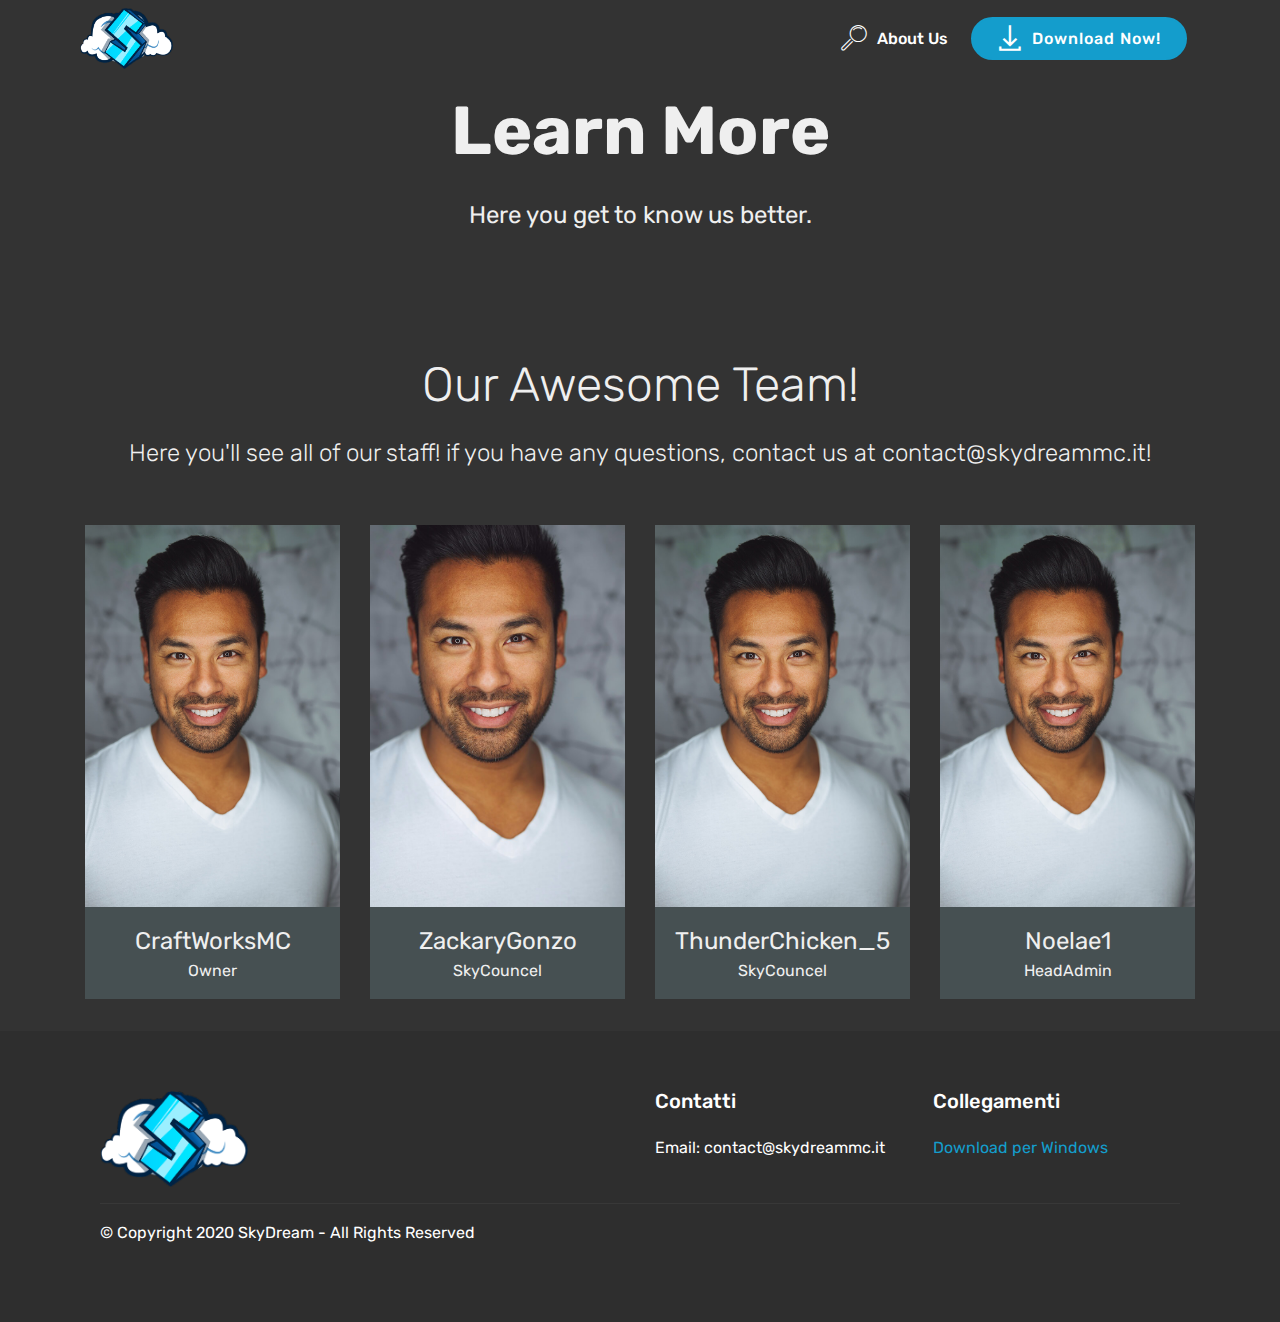
<file: page1.html>
<!DOCTYPE html>
<html  >
<head>
  <!-- Site made with Mobirise Website Builder v4.12.4, https://mobirise.com -->
  <meta charset="UTF-8">
  <meta http-equiv="X-UA-Compatible" content="IE=edge">
  <meta name="generator" content="Mobirise v4.12.4, mobirise.com">
  <meta name="viewport" content="width=device-width, initial-scale=1, minimum-scale=1">
  <link rel="shortcut icon" href="assets/images/skydream-logo.png" type="image/x-icon">
  <meta name="description" content="Web Builder Description">
  
  
  <title>LearnMore</title>
  <link rel="stylesheet" href="assets/web/assets/mobirise-icons2/mobirise2.css">
  <link rel="stylesheet" href="assets/web/assets/mobirise-icons/mobirise-icons.css">
  <link rel="stylesheet" href="assets/bootstrap/css/bootstrap.min.css">
  <link rel="stylesheet" href="assets/bootstrap/css/bootstrap-grid.min.css">
  <link rel="stylesheet" href="assets/bootstrap/css/bootstrap-reboot.min.css">
  <link rel="stylesheet" href="assets/tether/tether.min.css">
  <link rel="stylesheet" href="assets/dropdown/css/style.css">
  <link rel="stylesheet" href="assets/socicon/css/styles.css">
  <link rel="stylesheet" href="assets/theme/css/style.css">
  <link rel="preload" as="style" href="assets/mobirise/css/mbr-additional.css"><link rel="stylesheet" href="assets/mobirise/css/mbr-additional.css" type="text/css">
  
  
  
</head>
<body>
  <section class="menu cid-qTkzRZLJNu" once="menu" id="menu1-3">

    

    <nav class="navbar navbar-expand beta-menu navbar-dropdown align-items-center navbar-fixed-top navbar-toggleable-sm">
        <button class="navbar-toggler navbar-toggler-right" type="button" data-toggle="collapse" data-target="#navbarSupportedContent" aria-controls="navbarSupportedContent" aria-expanded="false" aria-label="Toggle navigation">
            <div class="hamburger">
                <span></span>
                <span></span>
                <span></span>
                <span></span>
            </div>
        </button>
        <div class="menu-logo">
            <div class="navbar-brand">
                <span class="navbar-logo">
                    
                         <a href="index.html"><img src="assets/images/skydream-logo.png" alt="Mobirise" title="" style="height: 3.8rem;"></a>
                    
                </span>
                
            </div>
        </div>
        <div class="collapse navbar-collapse" id="navbarSupportedContent">
            <ul class="navbar-nav nav-dropdown" data-app-modern-menu="true"><li class="nav-item">
                    <a class="nav-link link text-white display-4" href="https://mobirise.com"></a>
                </li>
                <li class="nav-item">
                    <a class="nav-link link text-white display-4" href="https://mobirise.com">
                        <span class="mbri-search mbr-iconfont mbr-iconfont-btn"></span>
                        About Us
                    </a>
                </li></ul>
            <div class="navbar-buttons mbr-section-btn"><a class="btn btn-sm btn-primary display-4" href="https://www.technicpack.net/modpack/sky-dream-modded-war.1695206"><span class="mobi-mbri mobi-mbri-download mbr-iconfont mbr-iconfont-btn"></span>Download Now!</a></div>
        </div>
    </nav>
</section>

<section class="engine"><a href="https://mobirise.info/x">free css templates</a></section><section class="header1 cid-s3TlZH3AJM" id="header16-5">

    

    

    <div class="container">
        <div class="row justify-content-md-center">
            <div class="col-md-10 align-center">
                <h1 class="mbr-section-title mbr-bold pb-3 mbr-fonts-style display-1">Learn More</h1>
                
                <p class="mbr-text pb-3 mbr-fonts-style display-5">Here you get to know us better.</p>
                
            </div>
        </div>
    </div>

</section>

<section class="team1 cid-s3Tn0bHYoM" id="team1-6">
    
    
    
    <div class="container align-center">
        <h2 class="pb-3 mbr-fonts-style mbr-section-title display-2">Our Awesome Team!</h2>
        <h3 class="pb-5 mbr-section-subtitle mbr-fonts-style mbr-light display-5">Here you'll see all of our staff! if you have any questions, contact us at contact@skydreammc.it!<br></h3>
        <div class="row media-row">
            
        <div class="team-item col-lg-3 col-md-6">
                <div class="item-image">
                    <img src="assets/images/face3.jpg" alt="" title="">
                </div>
                <div class="item-caption py-3">
                    <div class="item-name px-2">
                        <p class="mbr-fonts-style display-5">CraftWorksMC</p>
                    </div>
                    <div class="item-role px-2">
                        <p>Owner</p>
                    </div>
                    
                </div>
            </div><div class="team-item col-lg-3 col-md-6">
                <div class="item-image">
                    <img src="assets/images/face3.jpeg" alt="" title="">
                </div>
                <div class="item-caption py-3">
                    <div class="item-name px-2">
                        <p class="mbr-fonts-style display-5">ZackaryGonzo</p>
                    </div>
                    <div class="item-role px-2">
                        <p>SkyCouncel</p>
                    </div>
                    
                </div>
            </div><div class="team-item col-lg-3 col-md-6">
                <div class="item-image">
                    <img src="assets/images/face3.jpg" alt="" title="">
                </div>
                <div class="item-caption py-3">
                    <div class="item-name px-2">
                        <p class="mbr-fonts-style display-5">ThunderChicken_5</p>
                    </div>
                    <div class="item-role px-2">
                        <p>SkyCouncel</p>
                    </div>
                    
                </div>
            </div><div class="team-item col-lg-3 col-md-6">
                <div class="item-image">
                    <img src="assets/images/face3.jpg" alt="" title="">
                </div>
                <div class="item-caption py-3">
                    <div class="item-name px-2">
                        <p class="mbr-fonts-style display-5">Noelae1</p>
                    </div>
                    <div class="item-role px-2">
                        <p>HeadAdmin</p>
                    </div>
                    
                </div>
            </div></div>    
    </div>
</section>

<section class="cid-s3TpgMKqVT" id="footer1-8">

    

    

    <div class="container">
        <div class="media-container-row content text-white">
            <div class="col-12 col-md-3">
                <div class="media-wrap">
                    
                        <img src="assets/images/skydream-logo.png" alt="Mobirise" title="">
                    
                </div>
            </div>
            <div class="col-12 col-md-3 mbr-fonts-style display-7">
                <h5 class="pb-3"></h5>
                <p class="mbr-text"></p>
            </div>
            <div class="col-12 col-md-3 mbr-fonts-style display-7">
                <h5 class="pb-3">
                    Contatti
                </h5>
                <p class="mbr-text">
                    Email: contact@skydreammc.it<br></p>
            </div>
            <div class="col-12 col-md-3 mbr-fonts-style display-7">
                <h5 class="pb-3">
                    Collegamenti
                </h5>
                <p class="mbr-text"><a class="text-primary" href="https://www.technicpack.net/modpack/sky-dream-modded-war.1695206">Download per Windows</a><br></p>
            </div>
        </div>
        <div class="footer-lower">
            <div class="media-container-row">
                <div class="col-sm-12">
                    <hr>
                </div>
            </div>
            <div class="media-container-row mbr-white">
                <div class="col-sm-6 copyright">
                    <p class="mbr-text mbr-fonts-style display-7">
                        © Copyright 2020 SkyDream - All Rights Reserved
                    </p>
                </div>
                <div class="col-md-6">
                    
                </div>
            </div>
        </div>
    </div>
</section>


  <script src="assets/web/assets/jquery/jquery.min.js"></script>
  <script src="assets/popper/popper.min.js"></script>
  <script src="assets/bootstrap/js/bootstrap.min.js"></script>
  <script src="assets/tether/tether.min.js"></script>
  <script src="assets/dropdown/js/nav-dropdown.js"></script>
  <script src="assets/dropdown/js/navbar-dropdown.js"></script>
  <script src="assets/touchswipe/jquery.touch-swipe.min.js"></script>
  <script src="assets/smoothscroll/smooth-scroll.js"></script>
  <script src="assets/theme/js/script.js"></script>
  
  
</body>
</html>
</file>
<file: assets/web/assets/mobirise-icons2/mobirise2.css>
@font-face {
  font-family: 'Moririse2';
  font-display: swap;
  src:  url('mobirise2.eot?f2bix4');
  src:  url('mobirise2.eot?f2bix4#iefix') format('embedded-opentype'),
    url('mobirise2.ttf?f2bix4') format('truetype'),
    url('mobirise2.woff?f2bix4') format('woff'),
    url('mobirise2.svg?f2bix4#mobirise2') format('svg');
  font-weight: normal;
  font-style: normal;
}

[class^="mobi-"], [class*=" mobi-"] {
  /* use !important to prevent issues with browser extensions that change fonts */
  font-family: 'Moririse2' !important;
  speak: none;
  font-style: normal;
  font-weight: normal;
  font-variant: normal;
  text-transform: none;
  line-height: 1;

  /* Better Font Rendering =========== */
  -webkit-font-smoothing: antialiased;
  -moz-osx-font-smoothing: grayscale;
}

.mobi-mbri-add-submenu:before {
  content: "\e900";
}
.mobi-mbri-alert:before {
  content: "\e901";
}
.mobi-mbri-align-center:before {
  content: "\e902";
}
.mobi-mbri-align-justify:before {
  content: "\e903";
}
.mobi-mbri-align-left:before {
  content: "\e904";
}
.mobi-mbri-align-right:before {
  content: "\e905";
}
.mobi-mbri-android:before {
  content: "\e906";
}
.mobi-mbri-apple:before {
  content: "\e907";
}
.mobi-mbri-arrow-down:before {
  content: "\e908";
}
.mobi-mbri-arrow-next:before {
  content: "\e909";
}
.mobi-mbri-arrow-prev:before {
  content: "\e90a";
}
.mobi-mbri-arrow-up:before {
  content: "\e90b";
}
.mobi-mbri-bold:before {
  content: "\e90c";
}
.mobi-mbri-bookmark:before {
  content: "\e90d";
}
.mobi-mbri-bootstrap:before {
  content: "\e90e";
}
.mobi-mbri-briefcase:before {
  content: "\e90f";
}
.mobi-mbri-browse:before {
  content: "\e910";
}
.mobi-mbri-bulleted-list:before {
  content: "\e911";
}
.mobi-mbri-calendar:before {
  content: "\e912";
}
.mobi-mbri-camera:before {
  content: "\e913";
}
.mobi-mbri-cart-add:before {
  content: "\e914";
}
.mobi-mbri-cart-full:before {
  content: "\e915";
}
.mobi-mbri-cash:before {
  content: "\e916";
}
.mobi-mbri-change-style:before {
  content: "\e917";
}
.mobi-mbri-chat:before {
  content: "\e918";
}
.mobi-mbri-clock:before {
  content: "\e919";
}
.mobi-mbri-close:before {
  content: "\e91a";
}
.mobi-mbri-cloud:before {
  content: "\e91b";
}
.mobi-mbri-code:before {
  content: "\e91c";
}
.mobi-mbri-contact-form:before {
  content: "\e91d";
}
.mobi-mbri-credit-card:before {
  content: "\e91e";
}
.mobi-mbri-cursor-click:before {
  content: "\e91f";
}
.mobi-mbri-cust-feedback:before {
  content: "\e920";
}
.mobi-mbri-database:before {
  content: "\e921";
}
.mobi-mbri-delivery:before {
  content: "\e922";
}
.mobi-mbri-desktop:before {
  content: "\e923";
}
.mobi-mbri-devices:before {
  content: "\e924";
}
.mobi-mbri-down:before {
  content: "\e925";
}
.mobi-mbri-download-2:before {
  content: "\e926";
}
.mobi-mbri-download:before {
  content: "\e927";
}
.mobi-mbri-drag-n-drop-2:before {
  content: "\e928";
}
.mobi-mbri-drag-n-drop:before {
  content: "\e929";
}
.mobi-mbri-edit-2:before {
  content: "\e92a";
}
.mobi-mbri-edit:before {
  content: "\e92b";
}
.mobi-mbri-error:before {
  content: "\e92c";
}
.mobi-mbri-extension:before {
  content: "\e92d";
}
.mobi-mbri-features:before {
  content: "\e92e";
}
.mobi-mbri-file:before {
  content: "\e92f";
}
.mobi-mbri-flag:before {
  content: "\e930";
}
.mobi-mbri-folder:before {
  content: "\e931";
}
.mobi-mbri-gift:before {
  content: "\e932";
}
.mobi-mbri-github:before {
  content: "\e933";
}
.mobi-mbri-globe-2:before {
  content: "\e934";
}
.mobi-mbri-globe:before {
  content: "\e935";
}
.mobi-mbri-growing-chart:before {
  content: "\e936";
}
.mobi-mbri-hearth:before {
  content: "\e937";
}
.mobi-mbri-help:before {
  content: "\e938";
}
.mobi-mbri-home:before {
  content: "\e939";
}
.mobi-mbri-hot-cup:before {
  content: "\e93a";
}
.mobi-mbri-idea:before {
  content: "\e93b";
}
.mobi-mbri-image-gallery:before {
  content: "\e93c";
}
.mobi-mbri-image-slider:before {
  content: "\e93d";
}
.mobi-mbri-info:before {
  content: "\e93e";
}
.mobi-mbri-italic:before {
  content: "\e93f";
}
.mobi-mbri-key:before {
  content: "\e940";
}
.mobi-mbri-laptop:before {
  content: "\e941";
}
.mobi-mbri-layers:before {
  content: "\e942";
}
.mobi-mbri-left-right:before {
  content: "\e943";
}
.mobi-mbri-left:before {
  content: "\e944";
}
.mobi-mbri-letter:before {
  content: "\e945";
}
.mobi-mbri-like:before {
  content: "\e946";
}
.mobi-mbri-link:before {
  content: "\e947";
}
.mobi-mbri-lock:before {
  content: "\e948";
}
.mobi-mbri-login:before {
  content: "\e949";
}
.mobi-mbri-logout:before {
  content: "\e94a";
}
.mobi-mbri-magic-stick:before {
  content: "\e94b";
}
.mobi-mbri-map-pin:before {
  content: "\e94c";
}
.mobi-mbri-menu:before {
  content: "\e94d";
}
.mobi-mbri-mobile-2:before {
  content: "\e94e";
}
.mobi-mbri-mobile-horizontal:before {
  content: "\e94f";
}
.mobi-mbri-mobile:before {
  content: "\e950";
}
.mobi-mbri-mobirise:before {
  content: "\e951";
}
.mobi-mbri-more-horizontal:before {
  content: "\e952";
}
.mobi-mbri-more-vertical:before {
  content: "\e953";
}
.mobi-mbri-music:before {
  content: "\e954";
}
.mobi-mbri-new-file:before {
  content: "\e955";
}
.mobi-mbri-numbered-list:before {
  content: "\e956";
}
.mobi-mbri-opened-folder:before {
  content: "\e957";
}
.mobi-mbri-pages:before {
  content: "\e958";
}
.mobi-mbri-paper-plane:before {
  content: "\e959";
}
.mobi-mbri-paperclip:before {
  content: "\e95a";
}
.mobi-mbri-phone:before {
  content: "\e95b";
}
.mobi-mbri-photo:before {
  content: "\e95c";
}
.mobi-mbri-photos:before {
  content: "\e95d";
}
.mobi-mbri-pin:before {
  content: "\e95e";
}
.mobi-mbri-play:before {
  content: "\e95f";
}
.mobi-mbri-plus:before {
  content: "\e960";
}
.mobi-mbri-preview:before {
  content: "\e961";
}
.mobi-mbri-print:before {
  content: "\e962";
}
.mobi-mbri-protect:before {
  content: "\e963";
}
.mobi-mbri-question:before {
  content: "\e964";
}
.mobi-mbri-quote-left:before {
  content: "\e965";
}
.mobi-mbri-quote-right:before {
  content: "\e966";
}
.mobi-mbri-redo:before {
  content: "\e967";
}
.mobi-mbri-refresh:before {
  content: "\e968";
}
.mobi-mbri-responsive-2:before {
  content: "\e969";
}
.mobi-mbri-responsive:before {
  content: "\e96a";
}
.mobi-mbri-right:before {
  content: "\e96b";
}
.mobi-mbri-rocket:before {
  content: "\e96c";
}
.mobi-mbri-sad-face:before {
  content: "\e96d";
}
.mobi-mbri-sale:before {
  content: "\e96e";
}
.mobi-mbri-save:before {
  content: "\e96f";
}
.mobi-mbri-search:before {
  content: "\e970";
}
.mobi-mbri-setting-2:before {
  content: "\e971";
}
.mobi-mbri-setting-3:before {
  content: "\e972";
}
.mobi-mbri-setting:before {
  content: "\e973";
}
.mobi-mbri-share:before {
  content: "\e974";
}
.mobi-mbri-shopping-bag:before {
  content: "\e975";
}
.mobi-mbri-shopping-basket:before {
  content: "\e976";
}
.mobi-mbri-shopping-cart:before {
  content: "\e977";
}
.mobi-mbri-sites:before {
  content: "\e978";
}
.mobi-mbri-smile-face:before {
  content: "\e979";
}
.mobi-mbri-speed:before {
  content: "\e97a";
}
.mobi-mbri-star:before {
  content: "\e97b";
}
.mobi-mbri-success:before {
  content: "\e97c";
}
.mobi-mbri-sun:before {
  content: "\e97d";
}
.mobi-mbri-sun2:before {
  content: "\e97e";
}
.mobi-mbri-tablet-vertical:before {
  content: "\e97f";
}
.mobi-mbri-tablet:before {
  content: "\e980";
}
.mobi-mbri-target:before {
  content: "\e981";
}
.mobi-mbri-timer:before {
  content: "\e982";
}
.mobi-mbri-to-ftp:before {
  content: "\e983";
}
.mobi-mbri-to-local-drive:before {
  content: "\e984";
}
.mobi-mbri-touch-swipe:before {
  content: "\e985";
}
.mobi-mbri-touch:before {
  content: "\e986";
}
.mobi-mbri-trash:before {
  content: "\e987";
}
.mobi-mbri-underline:before {
  content: "\e988";
}
.mobi-mbri-undo:before {
  content: "\e989";
}
.mobi-mbri-unlink:before {
  content: "\e98a";
}
.mobi-mbri-unlock:before {
  content: "\e98b";
}
.mobi-mbri-up-down:before {
  content: "\e98c";
}
.mobi-mbri-up:before {
  content: "\e98d";
}
.mobi-mbri-update:before {
  content: "\e98e";
}
.mobi-mbri-upload-2:before {
  content: "\e98f";
}
.mobi-mbri-upload:before {
  content: "\e990";
}
.mobi-mbri-user-2:before {
  content: "\e991";
}
.mobi-mbri-user:before {
  content: "\e992";
}
.mobi-mbri-users:before {
  content: "\e993";
}
.mobi-mbri-video-play:before {
  content: "\e994";
}
.mobi-mbri-video:before {
  content: "\e995";
}
.mobi-mbri-watch:before {
  content: "\e996";
}
.mobi-mbri-website-theme-2:before {
  content: "\e997";
}
.mobi-mbri-website-theme:before {
  content: "\e998";
}
.mobi-mbri-wifi:before {
  content: "\e999";
}
.mobi-mbri-windows:before {
  content: "\e99a";
}
.mobi-mbri-zoom-in:before {
  content: "\e99b";
}
.mobi-mbri-zoom-out:before {
  content: "\e99c";
}
</file>
<file: assets/web/assets/mobirise-icons/mobirise-icons.css>
@font-face {
  font-family: 'MobiriseIcons';
  src:  url('mobirise-icons.eot?spat4u');
  src:  url('mobirise-icons.eot?spat4u#iefix') format('embedded-opentype'),
    url('mobirise-icons.ttf?spat4u') format('truetype'),
    url('mobirise-icons.woff?spat4u') format('woff'),
    url('mobirise-icons.svg?spat4u#MobiriseIcons') format('svg');
  font-weight: normal;
  font-style: normal;
  font-display: swap;
}

[class^="mbri-"], [class*=" mbri-"] {
  /* use !important to prevent issues with browser extensions that change fonts */
  font-family: MobiriseIcons !important;
  speak: none;
  font-style: normal;
  font-weight: normal;
  font-variant: normal;
  text-transform: none;
  line-height: 1;

  /* Better Font Rendering =========== */
  -webkit-font-smoothing: antialiased;
  -moz-osx-font-smoothing: grayscale;
}

.mbri-add-submenu:before {
  content: "\e900";
}
.mbri-alert:before {
  content: "\e901";
}
.mbri-align-center:before {
  content: "\e902";
}
.mbri-align-justify:before {
  content: "\e903";
}
.mbri-align-left:before {
  content: "\e904";
}
.mbri-align-right:before {
  content: "\e905";
}
.mbri-android:before {
  content: "\e906";
}
.mbri-apple:before {
  content: "\e907";
}
.mbri-arrow-down:before {
  content: "\e908";
}
.mbri-arrow-next:before {
  content: "\e909";
}
.mbri-arrow-prev:before {
  content: "\e90a";
}
.mbri-arrow-up:before {
  content: "\e90b";
}
.mbri-bold:before {
  content: "\e90c";
}
.mbri-bookmark:before {
  content: "\e90d";
}
.mbri-bootstrap:before {
  content: "\e90e";
}
.mbri-briefcase:before {
  content: "\e90f";
}
.mbri-browse:before {
  content: "\e910";
}
.mbri-bulleted-list:before {
  content: "\e911";
}
.mbri-calendar:before {
  content: "\e912";
}
.mbri-camera:before {
  content: "\e913";
}
.mbri-cart-add:before {
  content: "\e914";
}
.mbri-cart-full:before {
  content: "\e915";
}
.mbri-cash:before {
  content: "\e916";
}
.mbri-change-style:before {
  content: "\e917";
}
.mbri-chat:before {
  content: "\e918";
}
.mbri-clock:before {
  content: "\e919";
}
.mbri-close:before {
  content: "\e91a";
}
.mbri-cloud:before {
  content: "\e91b";
}
.mbri-code:before {
  content: "\e91c";
}
.mbri-contact-form:before {
  content: "\e91d";
}
.mbri-credit-card:before {
  content: "\e91e";
}
.mbri-cursor-click:before {
  content: "\e91f";
}
.mbri-cust-feedback:before {
  content: "\e920";
}
.mbri-database:before {
  content: "\e921";
}
.mbri-delivery:before {
  content: "\e922";
}
.mbri-desktop:before {
  content: "\e923";
}
.mbri-devices:before {
  content: "\e924";
}
.mbri-down:before {
  content: "\e925";
}
.mbri-download:before {
  content: "\e989";
}
.mbri-drag-n-drop:before {
  content: "\e927";
}
.mbri-drag-n-drop2:before {
  content: "\e928";
}
.mbri-edit:before {
  content: "\e929";
}
.mbri-edit2:before {
  content: "\e92a";
}
.mbri-error:before {
  content: "\e92b";
}
.mbri-extension:before {
  content: "\e92c";
}
.mbri-features:before {
  content: "\e92d";
}
.mbri-file:before {
  content: "\e92e";
}
.mbri-flag:before {
  content: "\e92f";
}
.mbri-folder:before {
  content: "\e930";
}
.mbri-gift:before {
  content: "\e931";
}
.mbri-github:before {
  content: "\e932";
}
.mbri-globe:before {
  content: "\e933";
}
.mbri-globe-2:before {
  content: "\e934";
}
.mbri-growing-chart:before {
  content: "\e935";
}
.mbri-hearth:before {
  content: "\e936";
}
.mbri-help:before {
  content: "\e937";
}
.mbri-home:before {
  content: "\e938";
}
.mbri-hot-cup:before {
  content: "\e939";
}
.mbri-idea:before {
  content: "\e93a";
}
.mbri-image-gallery:before {
  content: "\e93b";
}
.mbri-image-slider:before {
  content: "\e93c";
}
.mbri-info:before {
  content: "\e93d";
}
.mbri-italic:before {
  content: "\e93e";
}
.mbri-key:before {
  content: "\e93f";
}
.mbri-laptop:before {
  content: "\e940";
}
.mbri-layers:before {
  content: "\e941";
}
.mbri-left-right:before {
  content: "\e942";
}
.mbri-left:before {
  content: "\e943";
}
.mbri-letter:before {
  content: "\e944";
}
.mbri-like:before {
  content: "\e945";
}
.mbri-link:before {
  content: "\e946";
}
.mbri-lock:before {
  content: "\e947";
}
.mbri-login:before {
  content: "\e948";
}
.mbri-logout:before {
  content: "\e949";
}
.mbri-magic-stick:before {
  content: "\e94a";
}
.mbri-map-pin:before {
  content: "\e94b";
}
.mbri-menu:before {
  content: "\e94c";
}
.mbri-mobile:before {
  content: "\e94d";
}
.mbri-mobile2:before {
  content: "\e94e";
}
.mbri-mobirise:before {
  content: "\e94f";
}
.mbri-more-horizontal:before {
  content: "\e950";
}
.mbri-more-vertical:before {
  content: "\e951";
}
.mbri-music:before {
  content: "\e952";
}
.mbri-new-file:before {
  content: "\e953";
}
.mbri-numbered-list:before {
  content: "\e954";
}
.mbri-opened-folder:before {
  content: "\e955";
}
.mbri-pages:before {
  content: "\e956";
}
.mbri-paper-plane:before {
  content: "\e957";
}
.mbri-paperclip:before {
  content: "\e958";
}
.mbri-photo:before {
  content: "\e959";
}
.mbri-photos:before {
  content: "\e95a";
}
.mbri-pin:before {
  content: "\e95b";
}
.mbri-play:before {
  content: "\e95c";
}
.mbri-plus:before {
  content: "\e95d";
}
.mbri-preview:before {
  content: "\e95e";
}
.mbri-print:before {
  content: "\e95f";
}
.mbri-protect:before {
  content: "\e960";
}
.mbri-question:before {
  content: "\e961";
}
.mbri-quote-left:before {
  content: "\e962";
}
.mbri-quote-right:before {
  content: "\e963";
}
.mbri-refresh:before {
  content: "\e964";
}
.mbri-responsive:before {
  content: "\e965";
}
.mbri-right:before {
  content: "\e966";
}
.mbri-rocket:before {
  content: "\e967";
}
.mbri-sad-face:before {
  content: "\e968";
}
.mbri-sale:before {
  content: "\e969";
}
.mbri-save:before {
  content: "\e96a";
}
.mbri-search:before {
  content: "\e96b";
}
.mbri-setting:before {
  content: "\e96c";
}
.mbri-setting2:before {
  content: "\e96d";
}
.mbri-setting3:before {
  content: "\e96e";
}
.mbri-share:before {
  content: "\e96f";
}
.mbri-shopping-bag:before {
  content: "\e970";
}
.mbri-shopping-basket:before {
  content: "\e971";
}
.mbri-shopping-cart:before {
  content: "\e972";
}
.mbri-sites:before {
  content: "\e973";
}
.mbri-smile-face:before {
  content: "\e974";
}
.mbri-speed:before {
  content: "\e975";
}
.mbri-star:before {
  content: "\e976";
}
.mbri-success:before {
  content: "\e977";
}
.mbri-sun:before {
  content: "\e978";
}
.mbri-sun2:before {
  content: "\e979";
}
.mbri-tablet:before {
  content: "\e97a";
}
.mbri-tablet-vertical:before {
  content: "\e97b";
}
.mbri-target:before {
  content: "\e97c";
}
.mbri-timer:before {
  content: "\e97d";
}
.mbri-to-ftp:before {
  content: "\e97e";
}
.mbri-to-local-drive:before {
  content: "\e97f";
}
.mbri-touch-swipe:before {
  content: "\e980";
}
.mbri-touch:before {
  content: "\e981";
}
.mbri-trash:before {
  content: "\e982";
}
.mbri-underline:before {
  content: "\e983";
}
.mbri-unlink:before {
  content: "\e984";
}
.mbri-unlock:before {
  content: "\e985";
}
.mbri-up-down:before {
  content: "\e986";
}
.mbri-up:before {
  content: "\e987";
}
.mbri-update:before {
  content: "\e988";
}
.mbri-upload:before {
 content: "\e926"; 
}
.mbri-user:before {
  content: "\e98a";
}
.mbri-user2:before {
  content: "\e98b";
}
.mbri-users:before {
  content: "\e98c";
}
.mbri-video:before {
  content: "\e98d";
}
.mbri-video-play:before {
  content: "\e98e";
}
.mbri-watch:before {
  content: "\e98f";
}
.mbri-website-theme:before {
  content: "\e990";
}
.mbri-wifi:before {
  content: "\e991";
}
.mbri-windows:before {
  content: "\e992";
}
.mbri-zoom-out:before {
  content: "\e993";
}
.mbri-redo:before {
  content: "\e994";
}
.mbri-undo:before {
  content: "\e995";
}
</file>
<file: assets/dropdown/css/style.css>
.navbar-dropdown {
  left: 0;
  padding: 0;
  position: absolute;
  right: 0;
  top: 0;
  transition: all 0.45s ease;
  z-index: 1030;
  background: #282828; }
  .navbar-dropdown .navbar-logo {
    margin-right: 0.8rem;
    transition: margin 0.3s ease-in-out;
    vertical-align: middle; }
    .navbar-dropdown .navbar-logo img {
      height: 3.125rem;
      transition: all 0.3s ease-in-out; }
    .navbar-dropdown .navbar-logo.mbr-iconfont {
      font-size: 3.125rem;
      line-height: 3.125rem; }
  .navbar-dropdown .navbar-caption {
    font-weight: 700;
    white-space: normal;
    vertical-align: -4px;
    line-height: 3.125rem !important; }
    .navbar-dropdown .navbar-caption, .navbar-dropdown .navbar-caption:hover {
      color: inherit;
      text-decoration: none; }
  .navbar-dropdown .mbr-iconfont + .navbar-caption {
    vertical-align: -1px; }
  .navbar-dropdown.navbar-fixed-top {
    position: fixed; }
  .navbar-dropdown .navbar-brand span {
    vertical-align: -4px; }
  .navbar-dropdown.bg-color.transparent {
    background: none; }
  .navbar-dropdown.navbar-short .navbar-brand {
    padding: 0.625rem 0; }
    .navbar-dropdown.navbar-short .navbar-brand span {
      vertical-align: -1px; }
  .navbar-dropdown.navbar-short .navbar-caption {
    line-height: 2.375rem !important;
    vertical-align: -2px; }
  .navbar-dropdown.navbar-short .navbar-logo {
    margin-right: 0.5rem; }
    .navbar-dropdown.navbar-short .navbar-logo img {
      height: 2.375rem; }
    .navbar-dropdown.navbar-short .navbar-logo.mbr-iconfont {
      font-size: 2.375rem;
      line-height: 2.375rem; }
  .navbar-dropdown.navbar-short .mbr-table-cell {
    height: 3.625rem; }
  .navbar-dropdown .navbar-close {
    left: 0.6875rem;
    position: fixed;
    top: 0.75rem;
    z-index: 1000; }
  .navbar-dropdown .hamburger-icon {
    content: "";
    display: inline-block;
    vertical-align: middle;
    width: 16px;
    -webkit-box-shadow: 0 -6px 0 1px #282828,0 0 0 1px #282828,0 6px 0 1px #282828;
    -moz-box-shadow: 0 -6px 0 1px #282828,0 0 0 1px #282828,0 6px 0 1px #282828;
    box-shadow: 0 -6px 0 1px #282828,0 0 0 1px #282828,0 6px 0 1px #282828; }

.dropdown-menu .dropdown-toggle[data-toggle="dropdown-submenu"]::after {
  border-bottom: 0.35em solid transparent;
  border-left: 0.35em solid;
  border-right: 0;
  border-top: 0.35em solid transparent;
  margin-left: 0.3rem; }

.dropdown-menu .dropdown-item:focus {
  outline: 0; }

.nav-dropdown {
  font-size: 0.75rem;
  font-weight: 500;
  height: auto !important; }
  .nav-dropdown .nav-btn {
    padding-left: 1rem; }
  .nav-dropdown .link {
    margin: .667em 1.667em;
    font-weight: 500;
    padding: 0;
    transition: color .2s ease-in-out; }
    .nav-dropdown .link.dropdown-toggle {
      margin-right: 2.583em; }
      .nav-dropdown .link.dropdown-toggle::after {
        margin-left: .25rem;
        border-top: 0.35em solid;
        border-right: 0.35em solid transparent;
        border-left: 0.35em solid transparent;
        border-bottom: 0; }
      .nav-dropdown .link.dropdown-toggle[aria-expanded="true"] {
        margin: 0;
        padding: 0.667em 3.263em  0.667em 1.667em; }
  .nav-dropdown .link::after,
  .nav-dropdown .dropdown-item::after {
    color: inherit; }
  .nav-dropdown .btn {
    font-size: 0.75rem;
    font-weight: 700;
    letter-spacing: 0;
    margin-bottom: 0;
    padding-left: 1.25rem;
    padding-right: 1.25rem; }
  .nav-dropdown .dropdown-menu {
    border-radius: 0;
    border: 0;
    left: 0;
    margin: 0;
    padding-bottom: 1.25rem;
    padding-top: 1.25rem;
    position: relative; }
  .nav-dropdown .dropdown-submenu {
    margin-left: 0.125rem;
    top: 0; }
  .nav-dropdown .dropdown-item {
    font-weight: 500;
    line-height: 2;
    padding: 0.3846em 4.615em 0.3846em 1.5385em;
    position: relative;
    transition: color .2s ease-in-out, background-color .2s ease-in-out; }
    .nav-dropdown .dropdown-item::after {
      margin-top: -0.3077em;
      position: absolute;
      right: 1.1538em;
      top: 50%; }
    .nav-dropdown .dropdown-item:focus, .nav-dropdown .dropdown-item:hover {
      background: none; }

@media (max-width: 767px) {
  .nav-dropdown.navbar-toggleable-sm {
    bottom: 0;
    display: none;
    left: 0;
    overflow-x: hidden;
    position: fixed;
    top: 0;
    transform: translateX(-100%);
    -ms-transform: translateX(-100%);
    -webkit-transform: translateX(-100%);
    width: 18.75rem;
    z-index: 999; } }
.nav-dropdown.navbar-toggleable-xl {
  bottom: 0;
  display: none;
  left: 0;
  overflow-x: hidden;
  position: fixed;
  top: 0;
  transform: translateX(-100%);
  -ms-transform: translateX(-100%);
  -webkit-transform: translateX(-100%);
  width: 18.75rem;
  z-index: 999; }

.nav-dropdown-sm {
  display: block !important;
  overflow-x: hidden;
  overflow: auto;
  padding-top: 3.875rem; }
  .nav-dropdown-sm::after {
    content: "";
    display: block;
    height: 3rem;
    width: 100%; }
  .nav-dropdown-sm.collapse.in ~ .navbar-close {
    display: block !important; }
  .nav-dropdown-sm.collapsing, .nav-dropdown-sm.collapse.in {
    transform: translateX(0);
    -ms-transform: translateX(0);
    -webkit-transform: translateX(0);
    transition: all 0.25s ease-out;
    -webkit-transition: all 0.25s ease-out;
    background: #282828; }
  .nav-dropdown-sm.collapsing[aria-expanded="false"] {
    transform: translateX(-100%);
    -ms-transform: translateX(-100%);
    -webkit-transform: translateX(-100%); }
  .nav-dropdown-sm .nav-item {
    display: block;
    margin-left: 0 !important;
    padding-left: 0; }
  .nav-dropdown-sm .link,
  .nav-dropdown-sm .dropdown-item {
    border-top: 1px dotted rgba(255, 255, 255, 0.1);
    font-size: 0.8125rem;
    line-height: 1.6;
    margin: 0 !important;
    padding: 0.875rem 2.4rem 0.875rem 1.5625rem !important;
    position: relative;
    white-space: normal; }
    .nav-dropdown-sm .link:focus, .nav-dropdown-sm .link:hover,
    .nav-dropdown-sm .dropdown-item:focus,
    .nav-dropdown-sm .dropdown-item:hover {
      background: rgba(0, 0, 0, 0.2) !important;
      color: #c0a375; }
  .nav-dropdown-sm .nav-btn {
    position: relative;
    padding: 1.5625rem 1.5625rem 0 1.5625rem; }
    .nav-dropdown-sm .nav-btn::before {
      border-top: 1px dotted rgba(255, 255, 255, 0.1);
      content: "";
      left: 0;
      position: absolute;
      top: 0;
      width: 100%; }
    .nav-dropdown-sm .nav-btn + .nav-btn {
      padding-top: 0.625rem; }
      .nav-dropdown-sm .nav-btn + .nav-btn::before {
        display: none; }
  .nav-dropdown-sm .btn {
    padding: 0.625rem 0; }
  .nav-dropdown-sm .dropdown-toggle[data-toggle="dropdown-submenu"]::after {
    margin-left: .25rem;
    border-top: 0.35em solid;
    border-right: 0.35em solid transparent;
    border-left: 0.35em solid transparent;
    border-bottom: 0; }
  .nav-dropdown-sm .dropdown-toggle[data-toggle="dropdown-submenu"][aria-expanded="true"]::after {
    border-top: 0;
    border-right: 0.35em solid transparent;
    border-left: 0.35em solid transparent;
    border-bottom: 0.35em solid; }
  .nav-dropdown-sm .dropdown-menu {
    margin: 0;
    padding: 0;
    position: relative;
    top: 0;
    left: 0;
    width: 100%;
    border: 0;
    float: none;
    border-radius: 0;
    background: none; }
  .nav-dropdown-sm .dropdown-submenu {
    left: 100%;
    margin-left: 0.125rem;
    margin-top: -1.25rem;
    top: 0; }

.navbar-toggleable-sm .nav-dropdown .dropdown-menu {
  position: absolute; }

.navbar-toggleable-sm .nav-dropdown .dropdown-submenu {
  left: 100%;
  margin-left: 0.125rem;
  margin-top: -1.25rem;
  top: 0; }

.navbar-toggleable-sm.opened .nav-dropdown .dropdown-menu {
  position: relative; }

.navbar-toggleable-sm.opened .nav-dropdown .dropdown-submenu {
  left: 0;
  margin-left: 00rem;
  margin-top: 0rem;
  top: 0; }

.is-builder .nav-dropdown.collapsing {
  transition: none !important; }

/*# sourceMappingURL=style.css.map */
</file>
<file: assets/socicon/css/styles.css>
@charset "UTF-8";

@font-face {
  font-family: 'Socicon';
  src:  url('../fonts/socicon.eot');
  src:  url('../fonts/socicon.eot?#iefix') format('embedded-opentype'),
    url('../fonts/socicon.woff2') format('woff2'),
    url('../fonts/socicon.ttf') format('truetype'),
    url('../fonts/socicon.woff') format('woff'),
    url('../fonts/socicon.svg#socicon') format('svg');
  font-weight: normal;
  font-style: normal;
}

[data-icon]:before {
  font-family: "socicon" !important;
  content: attr(data-icon);
  font-style: normal !important;
  font-weight: normal !important;
  font-variant: normal !important;
  text-transform: none !important;
  speak: none;
  line-height: 1;
  -webkit-font-smoothing: antialiased;
  -moz-osx-font-smoothing: grayscale;
}

[class^="socicon-"], [class*=" socicon-"] {
  /* use !important to prevent issues with browser extensions that change fonts */
  font-family: 'Socicon' !important;
  speak: none;
  font-style: normal;
  font-weight: normal;
  font-variant: normal;
  text-transform: none;
  line-height: 1;

  /* Better Font Rendering =========== */
  -webkit-font-smoothing: antialiased;
  -moz-osx-font-smoothing: grayscale;
}

.socicon-eitaa:before {
  content: "\e97c";
}
.socicon-soroush:before {
  content: "\e97d";
}
.socicon-bale:before {
  content: "\e97e";
}
.socicon-zazzle:before {
  content: "\e97b";
}
.socicon-society6:before {
  content: "\e97a";
}
.socicon-redbubble:before {
  content: "\e979";
}
.socicon-avvo:before {
  content: "\e978";
}
.socicon-stitcher:before {
  content: "\e977";
}
.socicon-googlehangouts:before {
  content: "\e974";
}
.socicon-dlive:before {
  content: "\e975";
}
.socicon-vsco:before {
  content: "\e976";
}
.socicon-flipboard:before {
  content: "\e973";
}
.socicon-ubuntu:before {
  content: "\e958";
}
.socicon-artstation:before {
  content: "\e959";
}
.socicon-invision:before {
  content: "\e95a";
}
.socicon-torial:before {
  content: "\e95b";
}
.socicon-collectorz:before {
  content: "\e95c";
}
.socicon-seenthis:before {
  content: "\e95d";
}
.socicon-googleplaymusic:before {
  content: "\e95e";
}
.socicon-debian:before {
  content: "\e95f";
}
.socicon-filmfreeway:before {
  content: "\e960";
}
.socicon-gnome:before {
  content: "\e961";
}
.socicon-itchio:before {
  content: "\e962";
}
.socicon-jamendo:before {
  content: "\e963";
}
.socicon-mix:before {
  content: "\e964";
}
.socicon-sharepoint:before {
  content: "\e965";
}
.socicon-tinder:before {
  content: "\e966";
}
.socicon-windguru:before {
  content: "\e967";
}
.socicon-cdbaby:before {
  content: "\e968";
}
.socicon-elementaryos:before {
  content: "\e969";
}
.socicon-stage32:before {
  content: "\e96a";
}
.socicon-tiktok:before {
  content: "\e96b";
}
.socicon-gitter:before {
  content: "\e96c";
}
.socicon-letterboxd:before {
  content: "\e96d";
}
.socicon-threema:before {
  content: "\e96e";
}
.socicon-splice:before {
  content: "\e96f";
}
.socicon-metapop:before {
  content: "\e970";
}
.socicon-naver:before {
  content: "\e971";
}
.socicon-remote:before {
  content: "\e972";
}
.socicon-internet:before {
  content: "\e957";
}
.socicon-moddb:before {
  content: "\e94b";
}
.socicon-indiedb:before {
  content: "\e94c";
}
.socicon-traxsource:before {
  content: "\e94d";
}
.socicon-gamefor:before {
  content: "\e94e";
}
.socicon-pixiv:before {
  content: "\e94f";
}
.socicon-myanimelist:before {
  content: "\e950";
}
.socicon-blackberry:before {
  content: "\e951";
}
.socicon-wickr:before {
  content: "\e952";
}
.socicon-spip:before {
  content: "\e953";
}
.socicon-napster:before {
  content: "\e954";
}
.socicon-beatport:before {
  content: "\e955";
}
.socicon-hackerone:before {
  content: "\e956";
}
.socicon-hackernews:before {
  content: "\e946";
}
.socicon-smashwords:before {
  content: "\e947";
}
.socicon-kobo:before {
  content: "\e948";
}
.socicon-bookbub:before {
  content: "\e949";
}
.socicon-mailru:before {
  content: "\e94a";
}
.socicon-gitlab:before {
  content: "\e945";
}
.socicon-instructables:before {
  content: "\e944";
}
.socicon-portfolio:before {
  content: "\e943";
}
.socicon-codered:before {
  content: "\e940";
}
.socicon-origin:before {
  content: "\e941";
}
.socicon-nextdoor:before {
  content: "\e942";
}
.socicon-udemy:before {
  content: "\e93f";
}
.socicon-livemaster:before {
  content: "\e93e";
}
.socicon-crunchbase:before {
  content: "\e93b";
}
.socicon-homefy:before {
  content: "\e93c";
}
.socicon-calendly:before {
  content: "\e93d";
}
.socicon-realtor:before {
  content: "\e90f";
}
.socicon-tidal:before {
  content: "\e910";
}
.socicon-qobuz:before {
  content: "\e911";
}
.socicon-natgeo:before {
  content: "\e912";
}
.socicon-mastodon:before {
  content: "\e913";
}
.socicon-unsplash:before {
  content: "\e914";
}
.socicon-homeadvisor:before {
  content: "\e915";
}
.socicon-angieslist:before {
  content: "\e916";
}
.socicon-codepen:before {
  content: "\e917";
}
.socicon-slack:before {
  content: "\e918";
}
.socicon-openaigym:before {
  content: "\e919";
}
.socicon-logmein:before {
  content: "\e91a";
}
.socicon-fiverr:before {
  content: "\e91b";
}
.socicon-gotomeeting:before {
  content: "\e91c";
}
.socicon-aliexpress:before {
  content: "\e91d";
}
.socicon-guru:before {
  content: "\e91e";
}
.socicon-appstore:before {
  content: "\e91f";
}
.socicon-homes:before {
  content: "\e920";
}
.socicon-zoom:before {
  content: "\e921";
}
.socicon-alibaba:before {
  content: "\e922";
}
.socicon-craigslist:before {
  content: "\e923";
}
.socicon-wix:before {
  content: "\e924";
}
.socicon-redfin:before {
  content: "\e925";
}
.socicon-googlecalendar:before {
  content: "\e926";
}
.socicon-shopify:before {
  content: "\e927";
}
.socicon-freelancer:before {
  content: "\e928";
}
.socicon-seedrs:before {
  content: "\e929";
}
.socicon-bing:before {
  content: "\e92a";
}
.socicon-doodle:before {
  content: "\e92b";
}
.socicon-bonanza:before {
  content: "\e92c";
}
.socicon-squarespace:before {
  content: "\e92d";
}
.socicon-toptal:before {
  content: "\e92e";
}
.socicon-gust:before {
  content: "\e92f";
}
.socicon-ask:before {
  content: "\e930";
}
.socicon-trulia:before {
  content: "\e931";
}
.socicon-loomly:before {
  content: "\e932";
}
.socicon-ghost:before {
  content: "\e933";
}
.socicon-upwork:before {
  content: "\e934";
}
.socicon-fundable:before {
  content: "\e935";
}
.socicon-booking:before {
  content: "\e936";
}
.socicon-googlemaps:before {
  content: "\e937";
}
.socicon-zillow:before {
  content: "\e938";
}
.socicon-niconico:before {
  content: "\e939";
}
.socicon-toneden:before {
  content: "\e93a";
}
.socicon-augment:before {
  content: "\e908";
}
.socicon-bitbucket:before {
  content: "\e909";
}
.socicon-fyuse:before {
  content: "\e90a";
}
.socicon-yt-gaming:before {
  content: "\e90b";
}
.socicon-sketchfab:before {
  content: "\e90c";
}
.socicon-mobcrush:before {
  content: "\e90d";
}
.socicon-microsoft:before {
  content: "\e90e";
}
.socicon-pandora:before {
  content: "\e907";
}
.socicon-messenger:before {
  content: "\e906";
}
.socicon-gamewisp:before {
  content: "\e905";
}
.socicon-bloglovin:before {
  content: "\e904";
}
.socicon-tunein:before {
  content: "\e903";
}
.socicon-gamejolt:before {
  content: "\e901";
}
.socicon-trello:before {
  content: "\e902";
}
.socicon-spreadshirt:before {
  content: "\e900";
}
.socicon-500px:before {
  content: "\e000";
}
.socicon-8tracks:before {
  content: "\e001";
}
.socicon-airbnb:before {
  content: "\e002";
}
.socicon-alliance:before {
  content: "\e003";
}
.socicon-amazon:before {
  content: "\e004";
}
.socicon-amplement:before {
  content: "\e005";
}
.socicon-android:before {
  content: "\e006";
}
.socicon-angellist:before {
  content: "\e007";
}
.socicon-apple:before {
  content: "\e008";
}
.socicon-appnet:before {
  content: "\e009";
}
.socicon-baidu:before {
  content: "\e00a";
}
.socicon-bandcamp:before {
  content: "\e00b";
}
.socicon-battlenet:before {
  content: "\e00c";
}
.socicon-mixer:before {
  content: "\e00d";
}
.socicon-bebee:before {
  content: "\e00e";
}
.socicon-bebo:before {
  content: "\e00f";
}
.socicon-behance:before {
  content: "\e010";
}
.socicon-blizzard:before {
  content: "\e011";
}
.socicon-blogger:before {
  content: "\e012";
}
.socicon-buffer:before {
  content: "\e013";
}
.socicon-chrome:before {
  content: "\e014";
}
.socicon-coderwall:before {
  content: "\e015";
}
.socicon-curse:before {
  content: "\e016";
}
.socicon-dailymotion:before {
  content: "\e017";
}
.socicon-deezer:before {
  content: "\e018";
}
.socicon-delicious:before {
  content: "\e019";
}
.socicon-deviantart:before {
  content: "\e01a";
}
.socicon-diablo:before {
  content: "\e01b";
}
.socicon-digg:before {
  content: "\e01c";
}
.socicon-discord:before {
  content: "\e01d";
}
.socicon-disqus:before {
  content: "\e01e";
}
.socicon-douban:before {
  content: "\e01f";
}
.socicon-draugiem:before {
  content: "\e020";
}
.socicon-dribbble:before {
  content: "\e021";
}
.socicon-drupal:before {
  content: "\e022";
}
.socicon-ebay:before {
  content: "\e023";
}
.socicon-ello:before {
  content: "\e024";
}
.socicon-endomodo:before {
  content: "\e025";
}
.socicon-envato:before {
  content: "\e026";
}
.socicon-etsy:before {
  content: "\e027";
}
.socicon-facebook:before {
  content: "\e028";
}
.socicon-feedburner:before {
  content: "\e029";
}
.socicon-filmweb:before {
  content: "\e02a";
}
.socicon-firefox:before {
  content: "\e02b";
}
.socicon-flattr:before {
  content: "\e02c";
}
.socicon-flickr:before {
  content: "\e02d";
}
.socicon-formulr:before {
  content: "\e02e";
}
.socicon-forrst:before {
  content: "\e02f";
}
.socicon-foursquare:before {
  content: "\e030";
}
.socicon-friendfeed:before {
  content: "\e031";
}
.socicon-github:before {
  content: "\e032";
}
.socicon-goodreads:before {
  content: "\e033";
}
.socicon-google:before {
  content: "\e034";
}
.socicon-googlescholar:before {
  content: "\e035";
}
.socicon-googlegroups:before {
  content: "\e036";
}
.socicon-googlephotos:before {
  content: "\e037";
}
.socicon-googleplus:before {
  content: "\e038";
}
.socicon-grooveshark:before {
  content: "\e039";
}
.socicon-hackerrank:before {
  content: "\e03a";
}
.socicon-hearthstone:before {
  content: "\e03b";
}
.socicon-hellocoton:before {
  content: "\e03c";
}
.socicon-heroes:before {
  content: "\e03d";
}
.socicon-smashcast:before {
  content: "\e03e";
}
.socicon-horde:before {
  content: "\e03f";
}
.socicon-houzz:before {
  content: "\e040";
}
.socicon-icq:before {
  content: "\e041";
}
.socicon-identica:before {
  content: "\e042";
}
.socicon-imdb:before {
  content: "\e043";
}
.socicon-instagram:before {
  content: "\e044";
}
.socicon-issuu:before {
  content: "\e045";
}
.socicon-istock:before {
  content: "\e046";
}
.socicon-itunes:before {
  content: "\e047";
}
.socicon-keybase:before {
  content: "\e048";
}
.socicon-lanyrd:before {
  content: "\e049";
}
.socicon-lastfm:before {
  content: "\e04a";
}
.socicon-line:before {
  content: "\e04b";
}
.socicon-linkedin:before {
  content: "\e04c";
}
.socicon-livejournal:before {
  content: "\e04d";
}
.socicon-lyft:before {
  content: "\e04e";
}
.socicon-macos:before {
  content: "\e04f";
}
.socicon-mail:before {
  content: "\e050";
}
.socicon-medium:before {
  content: "\e051";
}
.socicon-meetup:before {
  content: "\e052";
}
.socicon-mixcloud:before {
  content: "\e053";
}
.socicon-modelmayhem:before {
  content: "\e054";
}
.socicon-mumble:before {
  content: "\e055";
}
.socicon-myspace:before {
  content: "\e056";
}
.socicon-newsvine:before {
  content: "\e057";
}
.socicon-nintendo:before {
  content: "\e058";
}
.socicon-npm:before {
  content: "\e059";
}
.socicon-odnoklassniki:before {
  content: "\e05a";
}
.socicon-openid:before {
  content: "\e05b";
}
.socicon-opera:before {
  content: "\e05c";
}
.socicon-outlook:before {
  content: "\e05d";
}
.socicon-overwatch:before {
  content: "\e05e";
}
.socicon-patreon:before {
  content: "\e05f";
}
.socicon-paypal:before {
  content: "\e060";
}
.socicon-periscope:before {
  content: "\e061";
}
.socicon-persona:before {
  content: "\e062";
}
.socicon-pinterest:before {
  content: "\e063";
}
.socicon-play:before {
  content: "\e064";
}
.socicon-player:before {
  content: "\e065";
}
.socicon-playstation:before {
  content: "\e066";
}
.socicon-pocket:before {
  content: "\e067";
}
.socicon-qq:before {
  content: "\e068";
}
.socicon-quora:before {
  content: "\e069";
}
.socicon-raidcall:before {
  content: "\e06a";
}
.socicon-ravelry:before {
  content: "\e06b";
}
.socicon-reddit:before {
  content: "\e06c";
}
.socicon-renren:before {
  content: "\e06d";
}
.socicon-researchgate:before {
  content: "\e06e";
}
.socicon-residentadvisor:before {
  content: "\e06f";
}
.socicon-reverbnation:before {
  content: "\e070";
}
.socicon-rss:before {
  content: "\e071";
}
.socicon-sharethis:before {
  content: "\e072";
}
.socicon-skype:before {
  content: "\e073";
}
.socicon-slideshare:before {
  content: "\e074";
}
.socicon-smugmug:before {
  content: "\e075";
}
.socicon-snapchat:before {
  content: "\e076";
}
.socicon-songkick:before {
  content: "\e077";
}
.socicon-soundcloud:before {
  content: "\e078";
}
.socicon-spotify:before {
  content: "\e079";
}
.socicon-stackexchange:before {
  content: "\e07a";
}
.socicon-stackoverflow:before {
  content: "\e07b";
}
.socicon-starcraft:before {
  content: "\e07c";
}
.socicon-stayfriends:before {
  content: "\e07d";
}
.socicon-steam:before {
  content: "\e07e";
}
.socicon-storehouse:before {
  content: "\e07f";
}
.socicon-strava:before {
  content: "\e080";
}
.socicon-streamjar:before {
  content: "\e081";
}
.socicon-stumbleupon:before {
  content: "\e082";
}
.socicon-swarm:before {
  content: "\e083";
}
.socicon-teamspeak:before {
  content: "\e084";
}
.socicon-teamviewer:before {
  content: "\e085";
}
.socicon-technorati:before {
  content: "\e086";
}
.socicon-telegram:before {
  content: "\e087";
}
.socicon-tripadvisor:before {
  content: "\e088";
}
.socicon-tripit:before {
  content: "\e089";
}
.socicon-triplej:before {
  content: "\e08a";
}
.socicon-tumblr:before {
  content: "\e08b";
}
.socicon-twitch:before {
  content: "\e08c";
}
.socicon-twitter:before {
  content: "\e08d";
}
.socicon-uber:before {
  content: "\e08e";
}
.socicon-ventrilo:before {
  content: "\e08f";
}
.socicon-viadeo:before {
  content: "\e090";
}
.socicon-viber:before {
  content: "\e091";
}
.socicon-viewbug:before {
  content: "\e092";
}
.socicon-vimeo:before {
  content: "\e093";
}
.socicon-vine:before {
  content: "\e094";
}
.socicon-vkontakte:before {
  content: "\e095";
}
.socicon-warcraft:before {
  content: "\e096";
}
.socicon-wechat:before {
  content: "\e097";
}
.socicon-weibo:before {
  content: "\e098";
}
.socicon-whatsapp:before {
  content: "\e099";
}
.socicon-wikipedia:before {
  content: "\e09a";
}
.socicon-windows:before {
  content: "\e09b";
}
.socicon-wordpress:before {
  content: "\e09c";
}
.socicon-wykop:before {
  content: "\e09d";
}
.socicon-xbox:before {
  content: "\e09e";
}
.socicon-xing:before {
  content: "\e09f";
}
.socicon-yahoo:before {
  content: "\e0a0";
}
.socicon-yammer:before {
  content: "\e0a1";
}
.socicon-yandex:before {
  content: "\e0a2";
}
.socicon-yelp:before {
  content: "\e0a3";
}
.socicon-younow:before {
  content: "\e0a4";
}
.socicon-youtube:before {
  content: "\e0a5";
}
.socicon-zapier:before {
  content: "\e0a6";
}
.socicon-zerply:before {
  content: "\e0a7";
}
.socicon-zomato:before {
  content: "\e0a8";
}
.socicon-zynga:before {
  content: "\e0a9";
}
</file>
<file: assets/theme/css/style.css>
/*!
 * Mobirise v4 theme (https://mobirise.com/)
 * Copyright 2017 Mobirise
 */
section {
  background-color: #eeeeee;
}

.form-control:focus {
  box-shadow: none;
}

:focus {
  outline: none;
}

body {
  font-style: normal;
  line-height: 1.5;
}

section,
.container,
.container-fluid {
  position: relative;
  word-wrap: break-word;
}

a.mbr-iconfont:hover {
  text-decoration: none;
}

.article .lead p,
.article .lead ul,
.article .lead ol,
.article .lead pre,
.article .lead blockquote {
  margin-bottom: 0;
}

ul,
ol,
pre,
blockquote {
  margin-bottom: 2.3125rem;
}

pre {
  background: #f4f4f4;
  padding: 10px 24px;
  white-space: pre-wrap;
}

.inactive {
  -webkit-user-select: none;
  -moz-user-select: none;
  -ms-user-select: none;
  user-select: none;
  pointer-events: none;
  -webkit-user-drag: none;
  user-drag: none;
}

.mbr-section__comments .row {
  justify-content: center;
  -webkit-justify-content: center;
}

a {
  font-style: normal;
  font-weight: 400;
  cursor: pointer;
}

a, a:hover {
  text-decoration: none;
}

figure {
  margin-bottom: 0;
}

body {
  color: #232323;
}

h1,
h2,
h3,
h4,
h5,
h6,
.h1,
.h2,
.h3,
.h4,
.h5,
.h6,
.display-1,
.display-2,
.display-3,
.display-4 {
  line-height: 1;
  word-break: break-word;
  word-wrap: break-word;
}

.mbr-section-title {
  font-style: normal;
  line-height: 1.2;
}

.mbr-section-subtitle {
  line-height: 1.3;
}

.mbr-text {
  font-style: normal;
  line-height: 1.6;
}

b,
strong {
  font-weight: bold;
}

blockquote {
  padding: 10px 0 10px 20px;
  position: relative;
  border-left: 2px solid;
  border-color: #ff3366;
}

input:-webkit-autofill, input:-webkit-autofill:hover, input:-webkit-autofill:focus, input:-webkit-autofill:active {
  transition-delay: 9999s;
  transition-property: background-color, color;
}

textarea[type='hidden'] {
  display: none;
}

body {
  position: relative;
}

section {
  background-position: 50% 50%;
  background-repeat: no-repeat;
  background-size: cover;
}

section .mbr-background-video,
section .mbr-background-video-preview {
  position: absolute;
  bottom: 0;
  left: 0;
  right: 0;
  top: 0;
}

.hidden {
  visibility: hidden;
}

.mbr-z-index20 {
  z-index: 20;
}

/*! Base colors */
.mbr-white {
  color: #ffffff;
}

.mbr-black {
  color: #000000;
}

.mbr-bg-white {
  background-color: #ffffff;
}

.mbr-bg-black {
  background-color: #000000;
}

/*! Text-aligns */
.align-left {
  text-align: left;
}

.align-center {
  text-align: center;
}

.align-right {
  text-align: right;
}

@media (max-width: 767px) {
  .align-left,
  .align-center,
  .align-right,
  .mbr-section-btn,
  .mbr-section-title {
    text-align: center;
  }
}

/*! Font-weight  */
.mbr-light {
  font-weight: 300;
}

.mbr-regular {
  font-weight: 400;
}

.mbr-semibold {
  font-weight: 500;
}

.mbr-bold {
  font-weight: 700;
}

/*! Media  */
.media-size-item {
  -moz-flex: 1 1 auto;
  -o-flex: 1 1 auto;
  flex: 1 1 auto;
}

.media-content {
  flex-basis: 100%;
}

.media-container-row {
  display: flex;
  flex-direction: row;
  flex-wrap: wrap;
  justify-content: center;
  align-content: center;
  align-items: start;
}

.media-container-row .media-size-item {
  width: 400px;
}

.media-container-column {
  display: flex;
  flex-direction: column;
  flex-wrap: wrap;
  justify-content: center;
  align-content: center;
  align-items: stretch;
}

.media-container-column > * {
  width: 100%;
}

@media (min-width: 992px) {
  .media-container-row {
    flex-wrap: nowrap;
  }
}

figure {
  overflow: hidden;
}

figure[mbr-media-size] {
  transition: width 0.1s;
}

.mbr-figure img,
.mbr-figure iframe {
  display: block;
  width: 100%;
}

.card {
  background-color: transparent;
  border: none;
}

.card-box {
  width: 100%;
}

.card-img {
  text-align: center;
  flex-shrink: 0;
  -webkit-flex-shrink: 0;
}

.media {
  max-width: 100%;
  margin: 0 auto;
}

.mbr-figure {
  -ms-grid-row-align: center;
  align-self: center;
}

.media-container > div {
  max-width: 100%;
}

.mbr-figure img,
.card-img img {
  width: 100%;
}

@media (max-width: 991px) {
  .media-size-item {
    width: auto !important;
  }
  .media {
    width: auto;
  }
  .mbr-figure {
    width: 100% !important;
  }
}

/*! Buttons */
.btn {
  font-weight: 500;
  border-width: 2px;
  font-style: normal;
  letter-spacing: 1px;
  margin: .4rem .8rem;
  white-space: normal;
  transition: all .3s ease-in-out;
  display: inline-flex;
  align-items: center;
  justify-content: center;
  word-break: break-word;
  -webkit-align-items: center;
  -webkit-justify-content: center;
  display: -webkit-inline-flex;
}

.btn-sm {
  font-weight: 500;
  letter-spacing: 1px;
  transition: all .3s ease-in-out;
}

.btn-md {
  font-weight: 500;
  letter-spacing: 1px;
  margin: .4rem .8rem !important;
  transition: all .3s ease-in-out;
}

.btn-lg {
  font-weight: 500;
  letter-spacing: 1px;
  margin: .4rem .8rem !important;
  transition: all .3s ease-in-out;
}

.mbr-section-btn {
  margin-left: -0.25rem;
  margin-right: -0.25rem;
  font-size: 0;
}

nav .mbr-section-btn {
  margin-left: 0rem;
  margin-right: 0rem;
}

.btn-form {
  border-radius: 0;
}

.btn-form:hover {
  cursor: pointer;
}

/*! Btn icon margin */
.btn .mbr-iconfont,
.btn.btn-sm .mbr-iconfont {
  cursor: pointer;
  margin-right: 0.5rem;
}

.btn.btn-md .mbr-iconfont,
.btn.btn-md .mbr-iconfont {
  margin-right: 0.8rem;
}

.mbr-regular {
  font-weight: 400;
}

.mbr-semibold {
  font-weight: 500;
}

.mbr-bold {
  font-weight: 700;
}

[type='submit'] {
  -webkit-appearance: none;
}

/*! Full-screen */
.mbr-fullscreen .mbr-overlay {
  min-height: 100vh;
}

.mbr-fullscreen {
  display: flex;
  display: -moz-flex;
  display: -ms-flex;
  display: -o-flex;
  align-items: center;
  -webkit-align-items: center;
  min-height: 100vh;
  padding-top: 3rem;
  padding-bottom: 3rem;
}

/*! Map */
.map {
  height: 25rem;
  position: relative;
}

.map iframe {
  width: 100%;
  height: 100%;
}

.mbr-overlay {
  background-color: #000;
  bottom: 0;
  left: 0;
  opacity: .5;
  position: absolute;
  right: 0;
  top: 0;
  z-index: 0;
  pointer-events: none;
}

/* Form */
blockquote {
  font-style: italic;
  padding: 10px 0 10px 20px;
  font-size: 1.09rem;
  position: relative;
  border-width: 3px;
}

.form-control {
  background-color: #f5f5f5;
  box-shadow: none;
  color: #565656;
  line-height: 1.43;
  min-height: 3.5em;
  padding: 1.07em .5em;
}

.form-control, .form-control:focus {
  border: 1px solid #e8e8e8;
}

.form-active .form-control:invalid {
  border-color: red;
}

.form-control-label {
  position: relative;
  cursor: pointer;
  margin-bottom: .357em;
  padding: 0;
}

.alert {
  color: #ffffff;
  border-radius: 0;
  border: 0;
  font-size: .875rem;
  line-height: 1.5;
  margin-bottom: 1.875rem;
  padding: 1.25rem;
  position: relative;
}

.alert.alert-form::after {
  background-color: inherit;
  bottom: -7px;
  content: "";
  display: block;
  height: 14px;
  left: 50%;
  margin-left: -7px;
  position: absolute;
  transform: rotate(45deg);
  width: 14px;
  -webkit-transform: rotate(45deg);
}

.form-asterisk {
  font-family: initial;
  position: absolute;
  top: -2px;
  font-weight: normal;
}

/*! Scroll to top arrow */
#scrollToTop a i:before {
  content: '';
  position: absolute;
  height: 40%;
  top: 25%;
  background: #fff;
  width: 2px;
  left: calc(50% - 1px);
}

#scrollToTop a i:after {
  content: '';
  position: absolute;
  display: block;
  border-top: 2px solid #fff;
  border-right: 2px solid #fff;
  width: 40%;
  height: 40%;
  left: 30%;
  bottom: 30%;
  transform: rotate(135deg);
  -webkit-transform: rotate(135deg);
}

.mbr-arrow-up {
  bottom: 25px;
  right: 90px;
  position: fixed;
  text-align: right;
  z-index: 5000;
  color: #ffffff;
  font-size: 32px;
  transform: rotate(180deg);
  -webkit-transform: rotate(180deg);
}

.mbr-arrow-up a {
  background: rgba(0, 0, 0, 0.2);
  border-radius: 3px;
  color: #fff;
  display: inline-block;
  height: 60px;
  width: 60px;
  outline-style: none !important;
  position: relative;
  text-decoration: none;
  transition: all 0.3s ease-in-out;
  cursor: pointer;
  text-align: center;
}

.mbr-arrow-up a:hover {
  background-color: rgba(0, 0, 0, 0.4);
}

.mbr-arrow-up a i {
  line-height: 60px;
}

.mbr-arrow-up-icon {
  display: block;
  color: #fff;
}

.mbr-arrow-up-icon::before {
  content: '\203a';
  display: inline-block;
  font-family: serif;
  font-size: 32px;
  line-height: 1;
  font-style: normal;
  position: relative;
  top: 6px;
  left: -4px;
  -webkit-transform: rotate(-90deg);
  transform: rotate(-90deg);
}

/*! Arrow Down */
.mbr-arrow {
  position: absolute;
  bottom: 45px;
  left: 50%;
  width: 60px;
  height: 60px;
  cursor: pointer;
  background-color: rgba(80, 80, 80, 0.5);
  border-radius: 50%;
  -webkit-transform: translateX(-50%);
  transform: translateX(-50%);
}

.mbr-arrow > a {
  display: inline-block;
  text-decoration: none;
  outline-style: none;
  -webkit-animation: arrowdown 1.7s ease-in-out infinite;
  animation: arrowdown 1.7s ease-in-out infinite;
}

.mbr-arrow > a > i {
  position: absolute;
  top: -2px;
  left: 15px;
  font-size: 2rem;
}

@keyframes arrowdown {
  0% {
    transform: translateY(0px);
    -webkit-transform: translateY(0px);
  }
  50% {
    transform: translateY(-5px);
    -webkit-transform: translateY(-5px);
  }
  100% {
    transform: translateY(0px);
    -webkit-transform: translateY(0px);
  }
}

@-webkit-keyframes arrowdown {
  0% {
    transform: translateY(0px);
    -webkit-transform: translateY(0px);
  }
  50% {
    transform: translateY(-5px);
    -webkit-transform: translateY(-5px);
  }
  100% {
    transform: translateY(0px);
    -webkit-transform: translateY(0px);
  }
}

@media (max-width: 500px) {
  .mbr-arrow-up {
    left: 50%;
    right: auto;
    transform: translateX(-50%) rotate(180deg);
    -webkit-transform: translateX(-50%) rotate(180deg);
  }
}

/*Gradients animation*/
@keyframes gradient-animation {
  from {
    background-position: 0% 100%;
    -webkit-animation-timing-function: ease-in-out;
            animation-timing-function: ease-in-out;
  }
  to {
    background-position: 100% 0%;
    -webkit-animation-timing-function: ease-in-out;
            animation-timing-function: ease-in-out;
  }
}

@-webkit-keyframes gradient-animation {
  from {
    background-position: 0% 100%;
    -webkit-animation-timing-function: ease-in-out;
            animation-timing-function: ease-in-out;
  }
  to {
    background-position: 100% 0%;
    -webkit-animation-timing-function: ease-in-out;
            animation-timing-function: ease-in-out;
  }
}

.bg-gradient {
  background-size: 200% 200%;
  animation: gradient-animation 5s infinite alternate;
  -webkit-animation: gradient-animation 5s infinite alternate;
}

.menu .navbar-brand {
  display: -webkit-flex;
}

.menu .navbar-brand span {
  display: flex;
  display: -webkit-flex;
}

.menu .navbar-brand .navbar-caption-wrap {
  display: -webkit-flex;
}

.menu .navbar-brand .navbar-logo img {
  display: -webkit-flex;
}

@media (min-width: 768px) and (max-width: 1023px) {
  .menu .navbar-toggleable-sm .navbar-nav {
    display: -ms-flexbox;
  }
}

@media (max-width: 1023px) {
  .menu .navbar-collapse {
    max-height: 93.5vh;
  }
  .menu .navbar-collapse.show {
    overflow: auto;
  }
}

@media (min-width: 1024px) {
  .menu .navbar-nav.nav-dropdown {
    display: -webkit-flex;
  }
  .menu .navbar-toggleable-sm .navbar-collapse {
    display: -webkit-flex !important;
  }
  .menu .collapsed .navbar-collapse {
    max-height: 93.5vh;
  }
  .menu .collapsed .navbar-collapse.show {
    overflow: auto;
  }
}

@media (max-width: 767px) {
  .menu .navbar-collapse {
    max-height: 80vh;
  }
}

/* Others*/
.note-check a[data-value=Rubik] {
  font-style: normal;
}

.mbr-arrow a {
  color: #ffffff;
}

@media (max-width: 767px) {
  .mbr-arrow {
    display: none;
  }
}

.navbar {
  display: -webkit-flex;
  -webkit-flex-wrap: wrap;
  -webkit-align-items: center;
  -webkit-justify-content: space-between;
}

.navbar-collapse {
  -webkit-flex-basis: 100%;
  -webkit-flex-grow: 1;
  -webkit-align-items: center;
}

.nav-dropdown .link {
  padding: 0.667em 1.667em !important;
  margin: 0 !important;
}

.nav {
  display: -webkit-flex;
  -webkit-flex-wrap: wrap;
}

.row {
  display: -webkit-flex;
  -webkit-flex-wrap: wrap;
}

.justify-content-center {
  -webkit-justify-content: center;
}

.form-inline {
  display: -webkit-flex;
  -webkit-align-items: center;
}

.card-wrapper {
  -webkit-flex: 1;
}

.carousel-control {
  z-index: 10;
  display: -webkit-flex;
  -webkit-align-items: center;
  -webkit-justify-content: center;
}

.carousel-controls {
  display: -webkit-flex;
}

.media {
  display: -webkit-flex;
}

.form-group:focus {
  outline: none;
}

.jq-selectbox__select {
  padding: 1.07em 0.5em;
  position: absolute;
  top: 0;
  left: 0;
  width: 100%;
}

.jq-selectbox__dropdown {
  position: absolute;
  top: 100%;
  left: 0 !important;
  width: 100% !important;
}

.jq-selectbox__trigger-arrow {
  -webkit-transform: translateY(-50%);
          transform: translateY(-50%);
}

.jq-selectbox li {
  padding: 1.07em 0.5em;
}

input[type='range'] {
  padding-left: 0 !important;
  padding-right: 0 !important;
}

.modal-dialog,
.modal-content {
  height: 100%;
}

.modal-dialog .carousel-inner {
  height: calc(100vh - 1.75rem);
}

@media (max-width: 575px) {
  .modal-dialog .carousel-inner {
    height: calc(100vh - 1rem);
  }
}

.carousel-item {
  text-align: center;
}

.carousel-item img {
  margin: auto;
}

.navbar-toggler {
  align-self: flex-start;
  padding: 0.25rem 0.75rem;
  font-size: 1.25rem;
  line-height: 1;
  background: transparent;
  border: 1px solid transparent;
  border-radius: 0.25rem;
}

.navbar-toggler:focus,
.navbar-toggler:hover {
  text-decoration: none;
}

.navbar-toggler-icon {
  display: inline-block;
  width: 1.5em;
  height: 1.5em;
  vertical-align: middle;
  content: '';
  background: no-repeat center center;
  background-size: 100% 100%;
}

.navbar-toggler-left {
  position: absolute;
  left: 1rem;
}

.navbar-toggler-right {
  position: absolute;
  right: 1rem;
}

@media (max-width: 575px) {
  .navbar-toggleable .navbar-nav .dropdown-menu {
    position: static;
    float: none;
  }
  .navbar-toggleable > .container {
    padding-right: 0;
    padding-left: 0;
  }
}

@media (min-width: 576px) {
  .navbar-toggleable {
    flex-direction: row;
    flex-wrap: nowrap;
    align-items: center;
  }
  .navbar-toggleable .navbar-nav {
    flex-direction: row;
  }
  .navbar-toggleable .navbar-nav .nav-link {
    padding-right: 0.5rem;
    padding-left: 0.5rem;
  }
  .navbar-toggleable > .container {
    display: flex;
    flex-wrap: nowrap;
    align-items: center;
  }
  .navbar-toggleable .navbar-collapse {
    display: flex !important;
    width: 100%;
  }
  .navbar-toggleable .navbar-toggler {
    display: none;
  }
}

@media (max-width: 767px) {
  .navbar-toggleable-sm .navbar-nav .dropdown-menu {
    position: static;
    float: none;
  }
  .navbar-toggleable-sm > .container {
    padding-right: 0;
    padding-left: 0;
  }
}

@media (min-width: 768px) {
  .navbar-toggleable-sm {
    flex-direction: row;
    flex-wrap: nowrap;
    align-items: center;
  }
  .navbar-toggleable-sm .navbar-nav {
    flex-direction: row;
  }
  .navbar-toggleable-sm .navbar-nav .nav-link {
    padding-right: 0.5rem;
    padding-left: 0.5rem;
  }
  .navbar-toggleable-sm > .container {
    display: flex;
    flex-wrap: nowrap;
    align-items: center;
  }
  .navbar-toggleable-sm .navbar-collapse {
    display: none;
    width: 100%;
  }
  .navbar-toggleable-sm .navbar-toggler {
    display: none;
  }
}

@media (max-width: 1023px) {
  .navbar-toggleable-md .navbar-nav .dropdown-menu {
    position: static;
    float: none;
  }
  .navbar-toggleable-md > .container {
    padding-right: 0;
    padding-left: 0;
  }
}

@media (min-width: 1024px) {
  .navbar-toggleable-md {
    flex-direction: row;
    flex-wrap: nowrap;
    align-items: center;
  }
  .navbar-toggleable-md .navbar-nav {
    flex-direction: row;
  }
  .navbar-toggleable-md .navbar-nav .nav-link {
    padding-right: 0.5rem;
    padding-left: 0.5rem;
  }
  .navbar-toggleable-md > .container {
    display: flex;
    flex-wrap: nowrap;
    align-items: center;
  }
  .navbar-toggleable-md .navbar-collapse {
    display: flex !important;
    width: 100%;
  }
  .navbar-toggleable-md .navbar-toggler {
    display: none;
  }
}

@media (max-width: 1199px) {
  .navbar-toggleable-lg .navbar-nav .dropdown-menu {
    position: static;
    float: none;
  }
  .navbar-toggleable-lg > .container {
    padding-right: 0;
    padding-left: 0;
  }
}

@media (min-width: 1200px) {
  .navbar-toggleable-lg {
    flex-direction: row;
    flex-wrap: nowrap;
    align-items: center;
  }
  .navbar-toggleable-lg .navbar-nav {
    flex-direction: row;
  }
  .navbar-toggleable-lg .navbar-nav .nav-link {
    padding-right: 0.5rem;
    padding-left: 0.5rem;
  }
  .navbar-toggleable-lg > .container {
    display: flex;
    flex-wrap: nowrap;
    align-items: center;
  }
  .navbar-toggleable-lg .navbar-collapse {
    display: flex !important;
    width: 100%;
  }
  .navbar-toggleable-lg .navbar-toggler {
    display: none;
  }
}

.navbar-toggleable-xl {
  flex-direction: row;
  flex-wrap: nowrap;
  align-items: center;
}

.navbar-toggleable-xl .navbar-nav .dropdown-menu {
  position: static;
  float: none;
}

.navbar-toggleable-xl > .container {
  padding-right: 0;
  padding-left: 0;
}

.navbar-toggleable-xl .navbar-nav {
  flex-direction: row;
}

.navbar-toggleable-xl .navbar-nav .nav-link {
  padding-right: 0.5rem;
  padding-left: 0.5rem;
}

.navbar-toggleable-xl > .container {
  display: flex;
  flex-wrap: nowrap;
  align-items: center;
}

.navbar-toggleable-xl .navbar-collapse {
  display: flex !important;
  width: 100%;
}

.navbar-toggleable-xl .navbar-toggler {
  display: none;
}

.card-img {
  width: auto;
}

.menu .navbar.collapsed:not(.beta-menu) {
  flex-direction: column;
}

.carousel-item.active,
.carousel-item-next,
.carousel-item-prev {
  display: flex;
}

.note-air-layout .dropup .dropdown-menu,
.note-air-layout .navbar-fixed-bottom .dropdown .dropdown-menu {
  bottom: initial !important;
}

html,
body {
  height: auto;
  min-height: 100vh;
}

.dropup .dropdown-toggle::after {
  display: none;
}
.engine {
	position: absolute;
	text-indent: -2400px;
	text-align: center;
	padding: 0;
	top: 0;
	left: -2400px;
}
</file>
<file: assets/mobirise/css/mbr-additional.css>
@import url(https://fonts.googleapis.com/css?family=Rubik:300,300i,400,400i,500,500i,700,700i,900,900i&display=swap);





body {
  font-family: Rubik;
}
.display-1 {
  font-family: 'Rubik', sans-serif;
  font-size: 4.25rem;
  font-display: swap;
}
.display-1 > .mbr-iconfont {
  font-size: 6.8rem;
}
.display-2 {
  font-family: 'Rubik', sans-serif;
  font-size: 3rem;
  font-display: swap;
}
.display-2 > .mbr-iconfont {
  font-size: 4.8rem;
}
.display-4 {
  font-family: 'Rubik', sans-serif;
  font-size: 1rem;
  font-display: swap;
}
.display-4 > .mbr-iconfont {
  font-size: 1.6rem;
}
.display-5 {
  font-family: 'Rubik', sans-serif;
  font-size: 1.5rem;
  font-display: swap;
}
.display-5 > .mbr-iconfont {
  font-size: 2.4rem;
}
.display-7 {
  font-family: 'Rubik', sans-serif;
  font-size: 1rem;
  font-display: swap;
}
.display-7 > .mbr-iconfont {
  font-size: 1.6rem;
}
/* ---- Fluid typography for mobile devices ---- */
/* 1.4 - font scale ratio ( bootstrap == 1.42857 ) */
/* 100vw - current viewport width */
/* (48 - 20)  48 == 48rem == 768px, 20 == 20rem == 320px(minimal supported viewport) */
/* 0.65 - min scale variable, may vary */
@media (max-width: 768px) {
  .display-1 {
    font-size: 3.4rem;
    font-size: calc( 2.1374999999999997rem + (4.25 - 2.1374999999999997) * ((100vw - 20rem) / (48 - 20)));
    line-height: calc( 1.4 * (2.1374999999999997rem + (4.25 - 2.1374999999999997) * ((100vw - 20rem) / (48 - 20))));
  }
  .display-2 {
    font-size: 2.4rem;
    font-size: calc( 1.7rem + (3 - 1.7) * ((100vw - 20rem) / (48 - 20)));
    line-height: calc( 1.4 * (1.7rem + (3 - 1.7) * ((100vw - 20rem) / (48 - 20))));
  }
  .display-4 {
    font-size: 0.8rem;
    font-size: calc( 1rem + (1 - 1) * ((100vw - 20rem) / (48 - 20)));
    line-height: calc( 1.4 * (1rem + (1 - 1) * ((100vw - 20rem) / (48 - 20))));
  }
  .display-5 {
    font-size: 1.2rem;
    font-size: calc( 1.175rem + (1.5 - 1.175) * ((100vw - 20rem) / (48 - 20)));
    line-height: calc( 1.4 * (1.175rem + (1.5 - 1.175) * ((100vw - 20rem) / (48 - 20))));
  }
}
/* Buttons */
.btn {
  padding: 1rem 3rem;
  border-radius: 3px;
}
.btn-sm {
  padding: 0.6rem 1.5rem;
  border-radius: 3px;
}
.btn-md {
  padding: 1rem 3rem;
  border-radius: 3px;
}
.btn-lg {
  padding: 1.2rem 3.2rem;
  border-radius: 3px;
}
.bg-primary {
  background-color: #149dcc !important;
}
.bg-success {
  background-color: #f7ed4a !important;
}
.bg-info {
  background-color: #82786e !important;
}
.bg-warning {
  background-color: #879a9f !important;
}
.bg-danger {
  background-color: #b1a374 !important;
}
.btn-primary,
.btn-primary:active {
  background-color: #149dcc !important;
  border-color: #149dcc !important;
  color: #ffffff !important;
}
.btn-primary:hover,
.btn-primary:focus,
.btn-primary.focus,
.btn-primary.active {
  color: #ffffff !important;
  background-color: #0d6786 !important;
  border-color: #0d6786 !important;
}
.btn-primary.disabled,
.btn-primary:disabled {
  color: #ffffff !important;
  background-color: #0d6786 !important;
  border-color: #0d6786 !important;
}
.btn-secondary,
.btn-secondary:active {
  background-color: #ff3366 !important;
  border-color: #ff3366 !important;
  color: #ffffff !important;
}
.btn-secondary:hover,
.btn-secondary:focus,
.btn-secondary.focus,
.btn-secondary.active {
  color: #ffffff !important;
  background-color: #e50039 !important;
  border-color: #e50039 !important;
}
.btn-secondary.disabled,
.btn-secondary:disabled {
  color: #ffffff !important;
  background-color: #e50039 !important;
  border-color: #e50039 !important;
}
.btn-info,
.btn-info:active {
  background-color: #82786e !important;
  border-color: #82786e !important;
  color: #ffffff !important;
}
.btn-info:hover,
.btn-info:focus,
.btn-info.focus,
.btn-info.active {
  color: #ffffff !important;
  background-color: #59524b !important;
  border-color: #59524b !important;
}
.btn-info.disabled,
.btn-info:disabled {
  color: #ffffff !important;
  background-color: #59524b !important;
  border-color: #59524b !important;
}
.btn-success,
.btn-success:active {
  background-color: #f7ed4a !important;
  border-color: #f7ed4a !important;
  color: #3f3c03 !important;
}
.btn-success:hover,
.btn-success:focus,
.btn-success.focus,
.btn-success.active {
  color: #3f3c03 !important;
  background-color: #eadd0a !important;
  border-color: #eadd0a !important;
}
.btn-success.disabled,
.btn-success:disabled {
  color: #3f3c03 !important;
  background-color: #eadd0a !important;
  border-color: #eadd0a !important;
}
.btn-warning,
.btn-warning:active {
  background-color: #879a9f !important;
  border-color: #879a9f !important;
  color: #ffffff !important;
}
.btn-warning:hover,
.btn-warning:focus,
.btn-warning.focus,
.btn-warning.active {
  color: #ffffff !important;
  background-color: #617479 !important;
  border-color: #617479 !important;
}
.btn-warning.disabled,
.btn-warning:disabled {
  color: #ffffff !important;
  background-color: #617479 !important;
  border-color: #617479 !important;
}
.btn-danger,
.btn-danger:active {
  background-color: #b1a374 !important;
  border-color: #b1a374 !important;
  color: #ffffff !important;
}
.btn-danger:hover,
.btn-danger:focus,
.btn-danger.focus,
.btn-danger.active {
  color: #ffffff !important;
  background-color: #8b7d4e !important;
  border-color: #8b7d4e !important;
}
.btn-danger.disabled,
.btn-danger:disabled {
  color: #ffffff !important;
  background-color: #8b7d4e !important;
  border-color: #8b7d4e !important;
}
.btn-white {
  color: #333333 !important;
}
.btn-white,
.btn-white:active {
  background-color: #ffffff !important;
  border-color: #ffffff !important;
  color: #808080 !important;
}
.btn-white:hover,
.btn-white:focus,
.btn-white.focus,
.btn-white.active {
  color: #808080 !important;
  background-color: #d9d9d9 !important;
  border-color: #d9d9d9 !important;
}
.btn-white.disabled,
.btn-white:disabled {
  color: #808080 !important;
  background-color: #d9d9d9 !important;
  border-color: #d9d9d9 !important;
}
.btn-black,
.btn-black:active {
  background-color: #333333 !important;
  border-color: #333333 !important;
  color: #ffffff !important;
}
.btn-black:hover,
.btn-black:focus,
.btn-black.focus,
.btn-black.active {
  color: #ffffff !important;
  background-color: #0d0d0d !important;
  border-color: #0d0d0d !important;
}
.btn-black.disabled,
.btn-black:disabled {
  color: #ffffff !important;
  background-color: #0d0d0d !important;
  border-color: #0d0d0d !important;
}
.btn-primary-outline,
.btn-primary-outline:active {
  background: none;
  border-color: #0b566f;
  color: #0b566f;
}
.btn-primary-outline:hover,
.btn-primary-outline:focus,
.btn-primary-outline.focus,
.btn-primary-outline.active {
  color: #ffffff;
  background-color: #149dcc;
  border-color: #149dcc;
}
.btn-primary-outline.disabled,
.btn-primary-outline:disabled {
  color: #ffffff !important;
  background-color: #149dcc !important;
  border-color: #149dcc !important;
}
.btn-secondary-outline,
.btn-secondary-outline:active {
  background: none;
  border-color: #cc0033;
  color: #cc0033;
}
.btn-secondary-outline:hover,
.btn-secondary-outline:focus,
.btn-secondary-outline.focus,
.btn-secondary-outline.active {
  color: #ffffff;
  background-color: #ff3366;
  border-color: #ff3366;
}
.btn-secondary-outline.disabled,
.btn-secondary-outline:disabled {
  color: #ffffff !important;
  background-color: #ff3366 !important;
  border-color: #ff3366 !important;
}
.btn-info-outline,
.btn-info-outline:active {
  background: none;
  border-color: #4b453f;
  color: #4b453f;
}
.btn-info-outline:hover,
.btn-info-outline:focus,
.btn-info-outline.focus,
.btn-info-outline.active {
  color: #ffffff;
  background-color: #82786e;
  border-color: #82786e;
}
.btn-info-outline.disabled,
.btn-info-outline:disabled {
  color: #ffffff !important;
  background-color: #82786e !important;
  border-color: #82786e !important;
}
.btn-success-outline,
.btn-success-outline:active {
  background: none;
  border-color: #d2c609;
  color: #d2c609;
}
.btn-success-outline:hover,
.btn-success-outline:focus,
.btn-success-outline.focus,
.btn-success-outline.active {
  color: #3f3c03;
  background-color: #f7ed4a;
  border-color: #f7ed4a;
}
.btn-success-outline.disabled,
.btn-success-outline:disabled {
  color: #3f3c03 !important;
  background-color: #f7ed4a !important;
  border-color: #f7ed4a !important;
}
.btn-warning-outline,
.btn-warning-outline:active {
  background: none;
  border-color: #55666b;
  color: #55666b;
}
.btn-warning-outline:hover,
.btn-warning-outline:focus,
.btn-warning-outline.focus,
.btn-warning-outline.active {
  color: #ffffff;
  background-color: #879a9f;
  border-color: #879a9f;
}
.btn-warning-outline.disabled,
.btn-warning-outline:disabled {
  color: #ffffff !important;
  background-color: #879a9f !important;
  border-color: #879a9f !important;
}
.btn-danger-outline,
.btn-danger-outline:active {
  background: none;
  border-color: #7a6e45;
  color: #7a6e45;
}
.btn-danger-outline:hover,
.btn-danger-outline:focus,
.btn-danger-outline.focus,
.btn-danger-outline.active {
  color: #ffffff;
  background-color: #b1a374;
  border-color: #b1a374;
}
.btn-danger-outline.disabled,
.btn-danger-outline:disabled {
  color: #ffffff !important;
  background-color: #b1a374 !important;
  border-color: #b1a374 !important;
}
.btn-black-outline,
.btn-black-outline:active {
  background: none;
  border-color: #000000;
  color: #000000;
}
.btn-black-outline:hover,
.btn-black-outline:focus,
.btn-black-outline.focus,
.btn-black-outline.active {
  color: #ffffff;
  background-color: #333333;
  border-color: #333333;
}
.btn-black-outline.disabled,
.btn-black-outline:disabled {
  color: #ffffff !important;
  background-color: #333333 !important;
  border-color: #333333 !important;
}
.btn-white-outline,
.btn-white-outline:active,
.btn-white-outline.active {
  background: none;
  border-color: #ffffff;
  color: #ffffff;
}
.btn-white-outline:hover,
.btn-white-outline:focus,
.btn-white-outline.focus {
  color: #333333;
  background-color: #ffffff;
  border-color: #ffffff;
}
.text-primary {
  color: #149dcc !important;
}
.text-secondary {
  color: #ff3366 !important;
}
.text-success {
  color: #f7ed4a !important;
}
.text-info {
  color: #82786e !important;
}
.text-warning {
  color: #879a9f !important;
}
.text-danger {
  color: #b1a374 !important;
}
.text-white {
  color: #ffffff !important;
}
.text-black {
  color: #000000 !important;
}
a.text-primary:hover,
a.text-primary:focus {
  color: #0b566f !important;
}
a.text-secondary:hover,
a.text-secondary:focus {
  color: #cc0033 !important;
}
a.text-success:hover,
a.text-success:focus {
  color: #d2c609 !important;
}
a.text-info:hover,
a.text-info:focus {
  color: #4b453f !important;
}
a.text-warning:hover,
a.text-warning:focus {
  color: #55666b !important;
}
a.text-danger:hover,
a.text-danger:focus {
  color: #7a6e45 !important;
}
a.text-white:hover,
a.text-white:focus {
  color: #b3b3b3 !important;
}
a.text-black:hover,
a.text-black:focus {
  color: #4d4d4d !important;
}
.alert-success {
  background-color: #70c770;
}
.alert-info {
  background-color: #82786e;
}
.alert-warning {
  background-color: #879a9f;
}
.alert-danger {
  background-color: #b1a374;
}
.mbr-section-btn a.btn:not(.btn-form) {
  border-radius: 100px;
}
.mbr-section-btn a.btn:not(.btn-form):hover,
.mbr-section-btn a.btn:not(.btn-form):focus {
  box-shadow: none !important;
}
.mbr-section-btn a.btn:not(.btn-form):hover,
.mbr-section-btn a.btn:not(.btn-form):focus {
  box-shadow: 0 10px 40px 0 rgba(0, 0, 0, 0.2) !important;
  -webkit-box-shadow: 0 10px 40px 0 rgba(0, 0, 0, 0.2) !important;
}
.mbr-gallery-filter li a {
  border-radius: 100px !important;
}
.mbr-gallery-filter li.active .btn {
  background-color: #149dcc;
  border-color: #149dcc;
  color: #ffffff;
}
.mbr-gallery-filter li.active .btn:focus {
  box-shadow: none;
}
.nav-tabs .nav-link {
  border-radius: 100px !important;
}
a,
a:hover {
  color: #149dcc;
}
.mbr-plan-header.bg-primary .mbr-plan-subtitle,
.mbr-plan-header.bg-primary .mbr-plan-price-desc {
  color: #b4e6f8;
}
.mbr-plan-header.bg-success .mbr-plan-subtitle,
.mbr-plan-header.bg-success .mbr-plan-price-desc {
  color: #ffffff;
}
.mbr-plan-header.bg-info .mbr-plan-subtitle,
.mbr-plan-header.bg-info .mbr-plan-price-desc {
  color: #beb8b2;
}
.mbr-plan-header.bg-warning .mbr-plan-subtitle,
.mbr-plan-header.bg-warning .mbr-plan-price-desc {
  color: #ced6d8;
}
.mbr-plan-header.bg-danger .mbr-plan-subtitle,
.mbr-plan-header.bg-danger .mbr-plan-price-desc {
  color: #dfd9c6;
}
/* Scroll to top button*/
.scrollToTop_wraper {
  display: none;
}
.form-control {
  font-family: 'Rubik', sans-serif;
  font-size: 1rem;
  font-display: swap;
}
.form-control > .mbr-iconfont {
  font-size: 1.6rem;
}
blockquote {
  border-color: #149dcc;
}
/* Forms */
.mbr-form .btn {
  margin: .4rem 0;
}
.mbr-form .input-group-btn a.btn {
  border-radius: 100px !important;
}
.mbr-form .input-group-btn a.btn:hover {
  box-shadow: 0 10px 40px 0 rgba(0, 0, 0, 0.2);
}
.mbr-form .input-group-btn button[type="submit"] {
  border-radius: 100px !important;
  padding: 1rem 3rem;
}
.mbr-form .input-group-btn button[type="submit"]:hover {
  box-shadow: 0 10px 40px 0 rgba(0, 0, 0, 0.2);
}
.form2 .form-control {
  border-top-left-radius: 100px;
  border-bottom-left-radius: 100px;
}
.form2 .input-group-btn a.btn {
  border-top-left-radius: 0 !important;
  border-bottom-left-radius: 0 !important;
}
.form2 .input-group-btn button[type="submit"] {
  border-top-left-radius: 0 !important;
  border-bottom-left-radius: 0 !important;
}
.form3 input[type="email"] {
  border-radius: 100px !important;
}
@media (max-width: 349px) {
  .form2 input[type="email"] {
    border-radius: 100px !important;
  }
  .form2 .input-group-btn a.btn {
    border-radius: 100px !important;
  }
  .form2 .input-group-btn button[type="submit"] {
    border-radius: 100px !important;
  }
}
@media (max-width: 767px) {
  .btn {
    font-size: .75rem !important;
  }
  .btn .mbr-iconfont {
    font-size: 1rem !important;
  }
}
/* Footer */
.mbr-footer-content li::before,
.mbr-footer .mbr-contacts li::before {
  background: #149dcc;
}
.mbr-footer-content li a:hover,
.mbr-footer .mbr-contacts li a:hover {
  color: #149dcc;
}
.footer3 input[type="email"],
.footer4 input[type="email"] {
  border-radius: 100px !important;
}
.footer3 .input-group-btn a.btn,
.footer4 .input-group-btn a.btn {
  border-radius: 100px !important;
}
.footer3 .input-group-btn button[type="submit"],
.footer4 .input-group-btn button[type="submit"] {
  border-radius: 100px !important;
}
/* Headers*/
.header13 .form-inline input[type="email"],
.header14 .form-inline input[type="email"] {
  border-radius: 100px;
}
.header13 .form-inline input[type="text"],
.header14 .form-inline input[type="text"] {
  border-radius: 100px;
}
.header13 .form-inline input[type="tel"],
.header14 .form-inline input[type="tel"] {
  border-radius: 100px;
}
.header13 .form-inline a.btn,
.header14 .form-inline a.btn {
  border-radius: 100px;
}
.header13 .form-inline button,
.header14 .form-inline button {
  border-radius: 100px !important;
}
@media screen and (-ms-high-contrast: active), (-ms-high-contrast: none) {
  .card-wrapper {
    flex: auto !important;
  }
}
.jq-selectbox li:hover,
.jq-selectbox li.selected {
  background-color: #149dcc;
  color: #ffffff;
}
.jq-selectbox .jq-selectbox__trigger-arrow,
.jq-number__spin.minus:after,
.jq-number__spin.plus:after {
  transition: 0.4s;
  border-top-color: currentColor;
  border-bottom-color: currentColor;
}
.jq-selectbox:hover .jq-selectbox__trigger-arrow,
.jq-number__spin.minus:hover:after,
.jq-number__spin.plus:hover:after {
  border-top-color: #149dcc;
  border-bottom-color: #149dcc;
}
.xdsoft_datetimepicker .xdsoft_calendar td.xdsoft_default,
.xdsoft_datetimepicker .xdsoft_calendar td.xdsoft_current,
.xdsoft_datetimepicker .xdsoft_timepicker .xdsoft_time_box > div > div.xdsoft_current {
  color: #ffffff !important;
  background-color: #149dcc !important;
  box-shadow: none !important;
}
.xdsoft_datetimepicker .xdsoft_calendar td:hover,
.xdsoft_datetimepicker .xdsoft_timepicker .xdsoft_time_box > div > div:hover {
  color: #ffffff !important;
  background: #ff3366 !important;
  box-shadow: none !important;
}
.lazy-bg {
  background-image: none !important;
}
.lazy-placeholder:not(section),
.lazy-none {
  display: block;
  position: relative;
  padding-bottom: 56.25%;
}
iframe.lazy-placeholder,
.lazy-placeholder:after {
  content: '';
  position: absolute;
  width: 100px;
  height: 100px;
  background: transparent no-repeat center;
  background-size: contain;
  top: 50%;
  left: 50%;
  transform: translateX(-50%) translateY(-50%);
  background-image: url("data:image/svg+xml;charset=UTF-8,%3csvg width='32' height='32' viewBox='0 0 64 64' xmlns='http://www.w3.org/2000/svg' stroke='%23149dcc' %3e%3cg fill='none' fill-rule='evenodd'%3e%3cg transform='translate(16 16)' stroke-width='2'%3e%3ccircle stroke-opacity='.5' cx='16' cy='16' r='16'/%3e%3cpath d='M32 16c0-9.94-8.06-16-16-16'%3e%3canimateTransform attributeName='transform' type='rotate' from='0 16 16' to='360 16 16' dur='1s' repeatCount='indefinite'/%3e%3c/path%3e%3c/g%3e%3c/g%3e%3c/svg%3e");
}
section.lazy-placeholder:after {
  opacity: 0.3;
}
.cid-qTkzRZLJNu .navbar {
  padding: .5rem 0;
  background: #333333;
  transition: none;
  min-height: 77px;
}
.cid-qTkzRZLJNu .navbar-dropdown.bg-color.transparent.opened {
  background: #333333;
}
.cid-qTkzRZLJNu a {
  font-style: normal;
}
.cid-qTkzRZLJNu .nav-item span {
  padding-right: 0.4em;
  line-height: 0.5em;
  vertical-align: text-bottom;
  position: relative;
  text-decoration: none;
}
.cid-qTkzRZLJNu .nav-item a {
  display: flex;
  align-items: center;
  justify-content: center;
  padding: 0.7rem 0 !important;
  margin: 0rem .65rem !important;
}
.cid-qTkzRZLJNu .nav-item:focus,
.cid-qTkzRZLJNu .nav-link:focus {
  outline: none;
}
.cid-qTkzRZLJNu .btn {
  padding: 0.4rem 1.5rem;
  display: inline-flex;
  align-items: center;
}
.cid-qTkzRZLJNu .btn .mbr-iconfont {
  font-size: 1.6rem;
}
.cid-qTkzRZLJNu .menu-logo {
  margin-right: auto;
}
.cid-qTkzRZLJNu .menu-logo .navbar-brand {
  display: flex;
  margin-left: 5rem;
  padding: 0;
  transition: padding .2s;
  min-height: 3.8rem;
  align-items: center;
}
.cid-qTkzRZLJNu .menu-logo .navbar-brand .navbar-caption-wrap {
  display: -webkit-flex;
  -webkit-align-items: center;
  align-items: center;
  word-break: break-word;
  min-width: 7rem;
  margin: .3rem 0;
}
.cid-qTkzRZLJNu .menu-logo .navbar-brand .navbar-caption-wrap .navbar-caption {
  line-height: 1.2rem !important;
  padding-right: 2rem;
}
.cid-qTkzRZLJNu .menu-logo .navbar-brand .navbar-logo {
  font-size: 4rem;
  transition: font-size 0.25s;
}
.cid-qTkzRZLJNu .menu-logo .navbar-brand .navbar-logo img {
  display: flex;
}
.cid-qTkzRZLJNu .menu-logo .navbar-brand .navbar-logo .mbr-iconfont {
  transition: font-size 0.25s;
}
.cid-qTkzRZLJNu .navbar-toggleable-sm .navbar-collapse {
  justify-content: flex-end;
  -webkit-justify-content: flex-end;
  padding-right: 5rem;
  width: auto;
}
.cid-qTkzRZLJNu .navbar-toggleable-sm .navbar-collapse .navbar-nav {
  flex-wrap: wrap;
  -webkit-flex-wrap: wrap;
  padding-left: 0;
}
.cid-qTkzRZLJNu .navbar-toggleable-sm .navbar-collapse .navbar-nav .nav-item {
  -webkit-align-self: center;
  align-self: center;
}
.cid-qTkzRZLJNu .navbar-toggleable-sm .navbar-collapse .navbar-buttons {
  padding-left: 0;
  padding-bottom: 0;
}
.cid-qTkzRZLJNu .dropdown .dropdown-menu {
  background: #333333;
  display: none;
  position: absolute;
  min-width: 5rem;
  padding-top: 1.4rem;
  padding-bottom: 1.4rem;
  text-align: left;
}
.cid-qTkzRZLJNu .dropdown .dropdown-menu .dropdown-item {
  width: auto;
  padding: 0.235em 1.5385em 0.235em 1.5385em !important;
}
.cid-qTkzRZLJNu .dropdown .dropdown-menu .dropdown-item::after {
  right: 0.5rem;
}
.cid-qTkzRZLJNu .dropdown .dropdown-menu .dropdown-submenu {
  margin: 0;
}
.cid-qTkzRZLJNu .dropdown.open > .dropdown-menu {
  display: block;
}
.cid-qTkzRZLJNu .navbar-toggleable-sm.opened:after {
  position: absolute;
  width: 100vw;
  height: 100vh;
  content: '';
  background-color: rgba(0, 0, 0, 0.1);
  left: 0;
  bottom: 0;
  transform: translateY(100%);
  -webkit-transform: translateY(100%);
  z-index: 1000;
}
.cid-qTkzRZLJNu .navbar.navbar-short {
  min-height: 60px;
  transition: all .2s;
}
.cid-qTkzRZLJNu .navbar.navbar-short .navbar-toggler-right {
  top: 20px;
}
.cid-qTkzRZLJNu .navbar.navbar-short .navbar-logo a {
  font-size: 2.5rem !important;
  line-height: 2.5rem;
  transition: font-size 0.25s;
}
.cid-qTkzRZLJNu .navbar.navbar-short .navbar-logo a .mbr-iconfont {
  font-size: 2.5rem !important;
}
.cid-qTkzRZLJNu .navbar.navbar-short .navbar-logo a img {
  height: 3rem !important;
}
.cid-qTkzRZLJNu .navbar.navbar-short .navbar-brand {
  min-height: 3rem;
}
.cid-qTkzRZLJNu button.navbar-toggler {
  width: 31px;
  height: 18px;
  cursor: pointer;
  transition: all .2s;
  top: 1.5rem;
  right: 1rem;
}
.cid-qTkzRZLJNu button.navbar-toggler:focus {
  outline: none;
}
.cid-qTkzRZLJNu button.navbar-toggler .hamburger span {
  position: absolute;
  right: 0;
  width: 30px;
  height: 2px;
  border-right: 5px;
  background-color: #ffffff;
}
.cid-qTkzRZLJNu button.navbar-toggler .hamburger span:nth-child(1) {
  top: 0;
  transition: all .2s;
}
.cid-qTkzRZLJNu button.navbar-toggler .hamburger span:nth-child(2) {
  top: 8px;
  transition: all .15s;
}
.cid-qTkzRZLJNu button.navbar-toggler .hamburger span:nth-child(3) {
  top: 8px;
  transition: all .15s;
}
.cid-qTkzRZLJNu button.navbar-toggler .hamburger span:nth-child(4) {
  top: 16px;
  transition: all .2s;
}
.cid-qTkzRZLJNu nav.opened .hamburger span:nth-child(1) {
  top: 8px;
  width: 0;
  opacity: 0;
  right: 50%;
  transition: all .2s;
}
.cid-qTkzRZLJNu nav.opened .hamburger span:nth-child(2) {
  -webkit-transform: rotate(45deg);
  transform: rotate(45deg);
  transition: all .25s;
}
.cid-qTkzRZLJNu nav.opened .hamburger span:nth-child(3) {
  -webkit-transform: rotate(-45deg);
  transform: rotate(-45deg);
  transition: all .25s;
}
.cid-qTkzRZLJNu nav.opened .hamburger span:nth-child(4) {
  top: 8px;
  width: 0;
  opacity: 0;
  right: 50%;
  transition: all .2s;
}
.cid-qTkzRZLJNu .collapsed.navbar-expand {
  flex-direction: column;
}
.cid-qTkzRZLJNu .collapsed .btn {
  display: flex;
}
.cid-qTkzRZLJNu .collapsed .navbar-collapse {
  display: none !important;
  padding-right: 0 !important;
}
.cid-qTkzRZLJNu .collapsed .navbar-collapse.collapsing,
.cid-qTkzRZLJNu .collapsed .navbar-collapse.show {
  display: block !important;
}
.cid-qTkzRZLJNu .collapsed .navbar-collapse.collapsing .navbar-nav,
.cid-qTkzRZLJNu .collapsed .navbar-collapse.show .navbar-nav {
  display: block;
  text-align: center;
}
.cid-qTkzRZLJNu .collapsed .navbar-collapse.collapsing .navbar-nav .nav-item,
.cid-qTkzRZLJNu .collapsed .navbar-collapse.show .navbar-nav .nav-item {
  clear: both;
}
.cid-qTkzRZLJNu .collapsed .navbar-collapse.collapsing .navbar-buttons,
.cid-qTkzRZLJNu .collapsed .navbar-collapse.show .navbar-buttons {
  text-align: center;
}
.cid-qTkzRZLJNu .collapsed .navbar-collapse.collapsing .navbar-buttons:last-child,
.cid-qTkzRZLJNu .collapsed .navbar-collapse.show .navbar-buttons:last-child {
  margin-bottom: 1rem;
}
.cid-qTkzRZLJNu .collapsed button.navbar-toggler {
  display: block;
}
.cid-qTkzRZLJNu .collapsed .navbar-brand {
  margin-left: 1rem !important;
}
.cid-qTkzRZLJNu .collapsed .navbar-toggleable-sm {
  flex-direction: column;
  -webkit-flex-direction: column;
}
.cid-qTkzRZLJNu .collapsed .dropdown .dropdown-menu {
  width: 100%;
  text-align: center;
  position: relative;
  opacity: 0;
  display: block;
  height: 0;
  visibility: hidden;
  padding: 0;
  transition-duration: .5s;
  transition-property: opacity,padding,height;
}
.cid-qTkzRZLJNu .collapsed .dropdown.open > .dropdown-menu {
  position: relative;
  opacity: 1;
  height: auto;
  padding: 1.4rem 0;
  visibility: visible;
}
.cid-qTkzRZLJNu .collapsed .dropdown .dropdown-submenu {
  left: 0;
  text-align: center;
  width: 100%;
}
.cid-qTkzRZLJNu .collapsed .dropdown .dropdown-toggle[data-toggle="dropdown-submenu"]::after {
  margin-top: 0;
  position: inherit;
  right: 0;
  top: 50%;
  display: inline-block;
  width: 0;
  height: 0;
  margin-left: .3em;
  vertical-align: middle;
  content: "";
  border-top: .30em solid;
  border-right: .30em solid transparent;
  border-left: .30em solid transparent;
}
@media (max-width: 991px) {
  .cid-qTkzRZLJNu .navbar-expand {
    flex-direction: column;
  }
  .cid-qTkzRZLJNu img {
    height: 3.8rem !important;
  }
  .cid-qTkzRZLJNu .btn {
    display: flex;
  }
  .cid-qTkzRZLJNu button.navbar-toggler {
    display: block;
  }
  .cid-qTkzRZLJNu .navbar-brand {
    margin-left: 1rem !important;
  }
  .cid-qTkzRZLJNu .navbar-toggleable-sm {
    flex-direction: column;
    -webkit-flex-direction: column;
  }
  .cid-qTkzRZLJNu .navbar-collapse {
    display: none !important;
    padding-right: 0 !important;
  }
  .cid-qTkzRZLJNu .navbar-collapse.collapsing,
  .cid-qTkzRZLJNu .navbar-collapse.show {
    display: block !important;
  }
  .cid-qTkzRZLJNu .navbar-collapse.collapsing .navbar-nav,
  .cid-qTkzRZLJNu .navbar-collapse.show .navbar-nav {
    display: block;
    text-align: center;
  }
  .cid-qTkzRZLJNu .navbar-collapse.collapsing .navbar-nav .nav-item,
  .cid-qTkzRZLJNu .navbar-collapse.show .navbar-nav .nav-item {
    clear: both;
  }
  .cid-qTkzRZLJNu .navbar-collapse.collapsing .navbar-buttons,
  .cid-qTkzRZLJNu .navbar-collapse.show .navbar-buttons {
    text-align: center;
  }
  .cid-qTkzRZLJNu .navbar-collapse.collapsing .navbar-buttons:last-child,
  .cid-qTkzRZLJNu .navbar-collapse.show .navbar-buttons:last-child {
    margin-bottom: 1rem;
  }
  .cid-qTkzRZLJNu .dropdown .dropdown-menu {
    width: 100%;
    text-align: center;
    position: relative;
    opacity: 0;
    display: block;
    height: 0;
    visibility: hidden;
    padding: 0;
    transition-duration: .5s;
    transition-property: opacity,padding,height;
  }
  .cid-qTkzRZLJNu .dropdown.open > .dropdown-menu {
    position: relative;
    opacity: 1;
    height: auto;
    padding: 1.4rem 0;
    visibility: visible;
  }
  .cid-qTkzRZLJNu .dropdown .dropdown-submenu {
    left: 0;
    text-align: center;
    width: 100%;
  }
  .cid-qTkzRZLJNu .dropdown .dropdown-toggle[data-toggle="dropdown-submenu"]::after {
    margin-top: 0;
    position: inherit;
    right: 0;
    top: 50%;
    display: inline-block;
    width: 0;
    height: 0;
    margin-left: .3em;
    vertical-align: middle;
    content: "";
    border-top: .30em solid;
    border-right: .30em solid transparent;
    border-left: .30em solid transparent;
  }
}
@media (min-width: 767px) {
  .cid-qTkzRZLJNu .menu-logo {
    flex-shrink: 0;
  }
}
.cid-qTkzRZLJNu .navbar-collapse {
  flex-basis: auto;
}
.cid-qTkzRZLJNu .nav-link:hover,
.cid-qTkzRZLJNu .dropdown-item:hover {
  color: #c1c1c1 !important;
}
.cid-qTkA127IK8 {
  background-image: url("../../../assets/images/2020-07-05-20.12.31-2.png");
}
.cid-s3TqyN74Oj {
  padding-top: 90px;
  padding-bottom: 90px;
  background-color: #333333;
}
.cid-s3TqyN74Oj .pricing {
  padding: 3.3rem;
  color: #767676;
  background-color: #fff;
}
@media (max-width: 767px) {
  .cid-s3TqyN74Oj .pricing {
    padding: 1.5rem;
  }
}
.cid-s3TqyN74Oj .plan-header,
.cid-s3TqyN74Oj .plan-body {
  background-color: #fff;
}
.cid-s3TqyN74Oj .plan-title {
  margin-top: 1.4rem;
}
.cid-s3TqyN74Oj .price-figure {
  font-weight: 700;
  color: #232323;
}
@media (max-width: 550px) {
  .cid-s3TqyN74Oj .price-figure {
    font-size: 4.25rem;
  }
}
.cid-s3TqyN74Oj .price-value {
  font-weight: 700;
  vertical-align: top;
}
.cid-s3TqyN74Oj hr {
  margin: 2rem 0;
}
.cid-qTkAaeaxX5 {
  padding-top: 60px;
  padding-bottom: 60px;
  background-color: #2e2e2e;
}
@media (max-width: 767px) {
  .cid-qTkAaeaxX5 .content {
    text-align: center;
  }
  .cid-qTkAaeaxX5 .content > div:not(:last-child) {
    margin-bottom: 2rem;
  }
}
@media (max-width: 767px) {
  .cid-qTkAaeaxX5 .media-wrap {
    margin-bottom: 1rem;
  }
}
.cid-qTkAaeaxX5 .media-wrap .mbr-iconfont-logo {
  font-size: 7.5rem;
  color: #f36;
}
.cid-qTkAaeaxX5 .media-wrap img {
  height: 6rem;
}
@media (max-width: 767px) {
  .cid-qTkAaeaxX5 .footer-lower .copyright {
    margin-bottom: 1rem;
    text-align: center;
  }
}
.cid-qTkAaeaxX5 .footer-lower hr {
  margin: 1rem 0;
  border-color: #fff;
  opacity: .05;
}
.cid-qTkAaeaxX5 .footer-lower .social-list {
  padding-left: 0;
  margin-bottom: 0;
  list-style: none;
  display: flex;
  flex-wrap: wrap;
  justify-content: flex-end;
  -webkit-justify-content: flex-end;
}
.cid-qTkAaeaxX5 .footer-lower .social-list .mbr-iconfont-social {
  font-size: 1.3rem;
  color: #fff;
}
.cid-qTkAaeaxX5 .footer-lower .social-list .soc-item {
  margin: 0 .5rem;
}
.cid-qTkAaeaxX5 .footer-lower .social-list a {
  margin: 0;
  opacity: .5;
  -webkit-transition: .2s linear;
  transition: .2s linear;
}
.cid-qTkAaeaxX5 .footer-lower .social-list a:hover {
  opacity: 1;
}
@media (max-width: 767px) {
  .cid-qTkAaeaxX5 .footer-lower .social-list {
    justify-content: center;
    -webkit-justify-content: center;
  }
}
.cid-qTkzRZLJNu .navbar {
  padding: .5rem 0;
  background: #333333;
  transition: none;
  min-height: 77px;
}
.cid-qTkzRZLJNu .navbar-dropdown.bg-color.transparent.opened {
  background: #333333;
}
.cid-qTkzRZLJNu a {
  font-style: normal;
}
.cid-qTkzRZLJNu .nav-item span {
  padding-right: 0.4em;
  line-height: 0.5em;
  vertical-align: text-bottom;
  position: relative;
  text-decoration: none;
}
.cid-qTkzRZLJNu .nav-item a {
  display: flex;
  align-items: center;
  justify-content: center;
  padding: 0.7rem 0 !important;
  margin: 0rem .65rem !important;
}
.cid-qTkzRZLJNu .nav-item:focus,
.cid-qTkzRZLJNu .nav-link:focus {
  outline: none;
}
.cid-qTkzRZLJNu .btn {
  padding: 0.4rem 1.5rem;
  display: inline-flex;
  align-items: center;
}
.cid-qTkzRZLJNu .btn .mbr-iconfont {
  font-size: 1.6rem;
}
.cid-qTkzRZLJNu .menu-logo {
  margin-right: auto;
}
.cid-qTkzRZLJNu .menu-logo .navbar-brand {
  display: flex;
  margin-left: 5rem;
  padding: 0;
  transition: padding .2s;
  min-height: 3.8rem;
  align-items: center;
}
.cid-qTkzRZLJNu .menu-logo .navbar-brand .navbar-caption-wrap {
  display: -webkit-flex;
  -webkit-align-items: center;
  align-items: center;
  word-break: break-word;
  min-width: 7rem;
  margin: .3rem 0;
}
.cid-qTkzRZLJNu .menu-logo .navbar-brand .navbar-caption-wrap .navbar-caption {
  line-height: 1.2rem !important;
  padding-right: 2rem;
}
.cid-qTkzRZLJNu .menu-logo .navbar-brand .navbar-logo {
  font-size: 4rem;
  transition: font-size 0.25s;
}
.cid-qTkzRZLJNu .menu-logo .navbar-brand .navbar-logo img {
  display: flex;
}
.cid-qTkzRZLJNu .menu-logo .navbar-brand .navbar-logo .mbr-iconfont {
  transition: font-size 0.25s;
}
.cid-qTkzRZLJNu .navbar-toggleable-sm .navbar-collapse {
  justify-content: flex-end;
  -webkit-justify-content: flex-end;
  padding-right: 5rem;
  width: auto;
}
.cid-qTkzRZLJNu .navbar-toggleable-sm .navbar-collapse .navbar-nav {
  flex-wrap: wrap;
  -webkit-flex-wrap: wrap;
  padding-left: 0;
}
.cid-qTkzRZLJNu .navbar-toggleable-sm .navbar-collapse .navbar-nav .nav-item {
  -webkit-align-self: center;
  align-self: center;
}
.cid-qTkzRZLJNu .navbar-toggleable-sm .navbar-collapse .navbar-buttons {
  padding-left: 0;
  padding-bottom: 0;
}
.cid-qTkzRZLJNu .dropdown .dropdown-menu {
  background: #333333;
  display: none;
  position: absolute;
  min-width: 5rem;
  padding-top: 1.4rem;
  padding-bottom: 1.4rem;
  text-align: left;
}
.cid-qTkzRZLJNu .dropdown .dropdown-menu .dropdown-item {
  width: auto;
  padding: 0.235em 1.5385em 0.235em 1.5385em !important;
}
.cid-qTkzRZLJNu .dropdown .dropdown-menu .dropdown-item::after {
  right: 0.5rem;
}
.cid-qTkzRZLJNu .dropdown .dropdown-menu .dropdown-submenu {
  margin: 0;
}
.cid-qTkzRZLJNu .dropdown.open > .dropdown-menu {
  display: block;
}
.cid-qTkzRZLJNu .navbar-toggleable-sm.opened:after {
  position: absolute;
  width: 100vw;
  height: 100vh;
  content: '';
  background-color: rgba(0, 0, 0, 0.1);
  left: 0;
  bottom: 0;
  transform: translateY(100%);
  -webkit-transform: translateY(100%);
  z-index: 1000;
}
.cid-qTkzRZLJNu .navbar.navbar-short {
  min-height: 60px;
  transition: all .2s;
}
.cid-qTkzRZLJNu .navbar.navbar-short .navbar-toggler-right {
  top: 20px;
}
.cid-qTkzRZLJNu .navbar.navbar-short .navbar-logo a {
  font-size: 2.5rem !important;
  line-height: 2.5rem;
  transition: font-size 0.25s;
}
.cid-qTkzRZLJNu .navbar.navbar-short .navbar-logo a .mbr-iconfont {
  font-size: 2.5rem !important;
}
.cid-qTkzRZLJNu .navbar.navbar-short .navbar-logo a img {
  height: 3rem !important;
}
.cid-qTkzRZLJNu .navbar.navbar-short .navbar-brand {
  min-height: 3rem;
}
.cid-qTkzRZLJNu button.navbar-toggler {
  width: 31px;
  height: 18px;
  cursor: pointer;
  transition: all .2s;
  top: 1.5rem;
  right: 1rem;
}
.cid-qTkzRZLJNu button.navbar-toggler:focus {
  outline: none;
}
.cid-qTkzRZLJNu button.navbar-toggler .hamburger span {
  position: absolute;
  right: 0;
  width: 30px;
  height: 2px;
  border-right: 5px;
  background-color: #ffffff;
}
.cid-qTkzRZLJNu button.navbar-toggler .hamburger span:nth-child(1) {
  top: 0;
  transition: all .2s;
}
.cid-qTkzRZLJNu button.navbar-toggler .hamburger span:nth-child(2) {
  top: 8px;
  transition: all .15s;
}
.cid-qTkzRZLJNu button.navbar-toggler .hamburger span:nth-child(3) {
  top: 8px;
  transition: all .15s;
}
.cid-qTkzRZLJNu button.navbar-toggler .hamburger span:nth-child(4) {
  top: 16px;
  transition: all .2s;
}
.cid-qTkzRZLJNu nav.opened .hamburger span:nth-child(1) {
  top: 8px;
  width: 0;
  opacity: 0;
  right: 50%;
  transition: all .2s;
}
.cid-qTkzRZLJNu nav.opened .hamburger span:nth-child(2) {
  -webkit-transform: rotate(45deg);
  transform: rotate(45deg);
  transition: all .25s;
}
.cid-qTkzRZLJNu nav.opened .hamburger span:nth-child(3) {
  -webkit-transform: rotate(-45deg);
  transform: rotate(-45deg);
  transition: all .25s;
}
.cid-qTkzRZLJNu nav.opened .hamburger span:nth-child(4) {
  top: 8px;
  width: 0;
  opacity: 0;
  right: 50%;
  transition: all .2s;
}
.cid-qTkzRZLJNu .collapsed.navbar-expand {
  flex-direction: column;
}
.cid-qTkzRZLJNu .collapsed .btn {
  display: flex;
}
.cid-qTkzRZLJNu .collapsed .navbar-collapse {
  display: none !important;
  padding-right: 0 !important;
}
.cid-qTkzRZLJNu .collapsed .navbar-collapse.collapsing,
.cid-qTkzRZLJNu .collapsed .navbar-collapse.show {
  display: block !important;
}
.cid-qTkzRZLJNu .collapsed .navbar-collapse.collapsing .navbar-nav,
.cid-qTkzRZLJNu .collapsed .navbar-collapse.show .navbar-nav {
  display: block;
  text-align: center;
}
.cid-qTkzRZLJNu .collapsed .navbar-collapse.collapsing .navbar-nav .nav-item,
.cid-qTkzRZLJNu .collapsed .navbar-collapse.show .navbar-nav .nav-item {
  clear: both;
}
.cid-qTkzRZLJNu .collapsed .navbar-collapse.collapsing .navbar-buttons,
.cid-qTkzRZLJNu .collapsed .navbar-collapse.show .navbar-buttons {
  text-align: center;
}
.cid-qTkzRZLJNu .collapsed .navbar-collapse.collapsing .navbar-buttons:last-child,
.cid-qTkzRZLJNu .collapsed .navbar-collapse.show .navbar-buttons:last-child {
  margin-bottom: 1rem;
}
.cid-qTkzRZLJNu .collapsed button.navbar-toggler {
  display: block;
}
.cid-qTkzRZLJNu .collapsed .navbar-brand {
  margin-left: 1rem !important;
}
.cid-qTkzRZLJNu .collapsed .navbar-toggleable-sm {
  flex-direction: column;
  -webkit-flex-direction: column;
}
.cid-qTkzRZLJNu .collapsed .dropdown .dropdown-menu {
  width: 100%;
  text-align: center;
  position: relative;
  opacity: 0;
  display: block;
  height: 0;
  visibility: hidden;
  padding: 0;
  transition-duration: .5s;
  transition-property: opacity,padding,height;
}
.cid-qTkzRZLJNu .collapsed .dropdown.open > .dropdown-menu {
  position: relative;
  opacity: 1;
  height: auto;
  padding: 1.4rem 0;
  visibility: visible;
}
.cid-qTkzRZLJNu .collapsed .dropdown .dropdown-submenu {
  left: 0;
  text-align: center;
  width: 100%;
}
.cid-qTkzRZLJNu .collapsed .dropdown .dropdown-toggle[data-toggle="dropdown-submenu"]::after {
  margin-top: 0;
  position: inherit;
  right: 0;
  top: 50%;
  display: inline-block;
  width: 0;
  height: 0;
  margin-left: .3em;
  vertical-align: middle;
  content: "";
  border-top: .30em solid;
  border-right: .30em solid transparent;
  border-left: .30em solid transparent;
}
@media (max-width: 991px) {
  .cid-qTkzRZLJNu .navbar-expand {
    flex-direction: column;
  }
  .cid-qTkzRZLJNu img {
    height: 3.8rem !important;
  }
  .cid-qTkzRZLJNu .btn {
    display: flex;
  }
  .cid-qTkzRZLJNu button.navbar-toggler {
    display: block;
  }
  .cid-qTkzRZLJNu .navbar-brand {
    margin-left: 1rem !important;
  }
  .cid-qTkzRZLJNu .navbar-toggleable-sm {
    flex-direction: column;
    -webkit-flex-direction: column;
  }
  .cid-qTkzRZLJNu .navbar-collapse {
    display: none !important;
    padding-right: 0 !important;
  }
  .cid-qTkzRZLJNu .navbar-collapse.collapsing,
  .cid-qTkzRZLJNu .navbar-collapse.show {
    display: block !important;
  }
  .cid-qTkzRZLJNu .navbar-collapse.collapsing .navbar-nav,
  .cid-qTkzRZLJNu .navbar-collapse.show .navbar-nav {
    display: block;
    text-align: center;
  }
  .cid-qTkzRZLJNu .navbar-collapse.collapsing .navbar-nav .nav-item,
  .cid-qTkzRZLJNu .navbar-collapse.show .navbar-nav .nav-item {
    clear: both;
  }
  .cid-qTkzRZLJNu .navbar-collapse.collapsing .navbar-buttons,
  .cid-qTkzRZLJNu .navbar-collapse.show .navbar-buttons {
    text-align: center;
  }
  .cid-qTkzRZLJNu .navbar-collapse.collapsing .navbar-buttons:last-child,
  .cid-qTkzRZLJNu .navbar-collapse.show .navbar-buttons:last-child {
    margin-bottom: 1rem;
  }
  .cid-qTkzRZLJNu .dropdown .dropdown-menu {
    width: 100%;
    text-align: center;
    position: relative;
    opacity: 0;
    display: block;
    height: 0;
    visibility: hidden;
    padding: 0;
    transition-duration: .5s;
    transition-property: opacity,padding,height;
  }
  .cid-qTkzRZLJNu .dropdown.open > .dropdown-menu {
    position: relative;
    opacity: 1;
    height: auto;
    padding: 1.4rem 0;
    visibility: visible;
  }
  .cid-qTkzRZLJNu .dropdown .dropdown-submenu {
    left: 0;
    text-align: center;
    width: 100%;
  }
  .cid-qTkzRZLJNu .dropdown .dropdown-toggle[data-toggle="dropdown-submenu"]::after {
    margin-top: 0;
    position: inherit;
    right: 0;
    top: 50%;
    display: inline-block;
    width: 0;
    height: 0;
    margin-left: .3em;
    vertical-align: middle;
    content: "";
    border-top: .30em solid;
    border-right: .30em solid transparent;
    border-left: .30em solid transparent;
  }
}
@media (min-width: 767px) {
  .cid-qTkzRZLJNu .menu-logo {
    flex-shrink: 0;
  }
}
.cid-qTkzRZLJNu .navbar-collapse {
  flex-basis: auto;
}
.cid-qTkzRZLJNu .nav-link:hover,
.cid-qTkzRZLJNu .dropdown-item:hover {
  color: #c1c1c1 !important;
}
.cid-s3TlZH3AJM {
  padding-top: 90px;
  padding-bottom: 90px;
  background-color: #333333;
}
.cid-s3TlZH3AJM P {
  color: #767676;
}
.cid-s3TlZH3AJM .mbr-text,
.cid-s3TlZH3AJM .mbr-section-btn {
  color: #efefef;
}
.cid-s3TlZH3AJM H1 {
  color: #efefef;
}
.cid-s3Tn0bHYoM {
  padding-top: 0px;
  padding-bottom: 0px;
  background-color: #333333;
}
.cid-s3Tn0bHYoM .mbr-section-subtitle {
  color: #efefef;
}
.cid-s3Tn0bHYoM .media-row {
  display: -webkit-flex;
  justify-content: center;
  -webkit-justify-content: center;
}
.cid-s3Tn0bHYoM .team-item {
  transition: all .2s;
  margin-bottom: 2rem;
}
.cid-s3Tn0bHYoM .team-item .item-image img {
  width: 100%;
}
.cid-s3Tn0bHYoM .team-item .item-name p {
  margin-bottom: 0;
}
.cid-s3Tn0bHYoM .team-item .item-role p {
  margin-bottom: 0;
}
.cid-s3Tn0bHYoM .team-item .item-social {
  display: -webkit-flex;
  flex-wrap: wrap;
  justify-content: center;
  -webkit-flex-wrap: wrap;
  -webkit-justify-content: center;
}
.cid-s3Tn0bHYoM .team-item .item-social .socicon {
  color: #232323;
  font-size: 17px;
}
.cid-s3Tn0bHYoM .team-item .item-caption {
  background: #465052;
}
.cid-s3Tn0bHYoM H2 {
  text-align: center;
  color: #efefef;
}
.cid-s3Tn0bHYoM .item-name {
  color: #efefef;
}
.cid-s3Tn0bHYoM .item-role P {
  color: #efefef;
}
.cid-s3TpgMKqVT {
  padding-top: 60px;
  padding-bottom: 60px;
  background-color: #2e2e2e;
}
@media (max-width: 767px) {
  .cid-s3TpgMKqVT .content {
    text-align: center;
  }
  .cid-s3TpgMKqVT .content > div:not(:last-child) {
    margin-bottom: 2rem;
  }
}
@media (max-width: 767px) {
  .cid-s3TpgMKqVT .media-wrap {
    margin-bottom: 1rem;
  }
}
.cid-s3TpgMKqVT .media-wrap .mbr-iconfont-logo {
  font-size: 7.5rem;
  color: #f36;
}
.cid-s3TpgMKqVT .media-wrap img {
  height: 6rem;
}
@media (max-width: 767px) {
  .cid-s3TpgMKqVT .footer-lower .copyright {
    margin-bottom: 1rem;
    text-align: center;
  }
}
.cid-s3TpgMKqVT .footer-lower hr {
  margin: 1rem 0;
  border-color: #fff;
  opacity: .05;
}
.cid-s3TpgMKqVT .footer-lower .social-list {
  padding-left: 0;
  margin-bottom: 0;
  list-style: none;
  display: flex;
  -webkit-flex-wrap: wrap;
  flex-wrap: wrap;
  -webkit-justify-content: flex-end;
  justify-content: flex-end;
}
.cid-s3TpgMKqVT .footer-lower .social-list .mbr-iconfont-social {
  font-size: 1.3rem;
  color: #fff;
}
.cid-s3TpgMKqVT .footer-lower .social-list .soc-item {
  margin: 0 .5rem;
}
.cid-s3TpgMKqVT .footer-lower .social-list a {
  margin: 0;
  opacity: .5;
  -webkit-transition: .2s linear;
  transition: .2s linear;
}
.cid-s3TpgMKqVT .footer-lower .social-list a:hover {
  opacity: 1;
}
@media (max-width: 767px) {
  .cid-s3TpgMKqVT .footer-lower .social-list {
    -webkit-justify-content: center;
    justify-content: center;
  }
}
</file>
